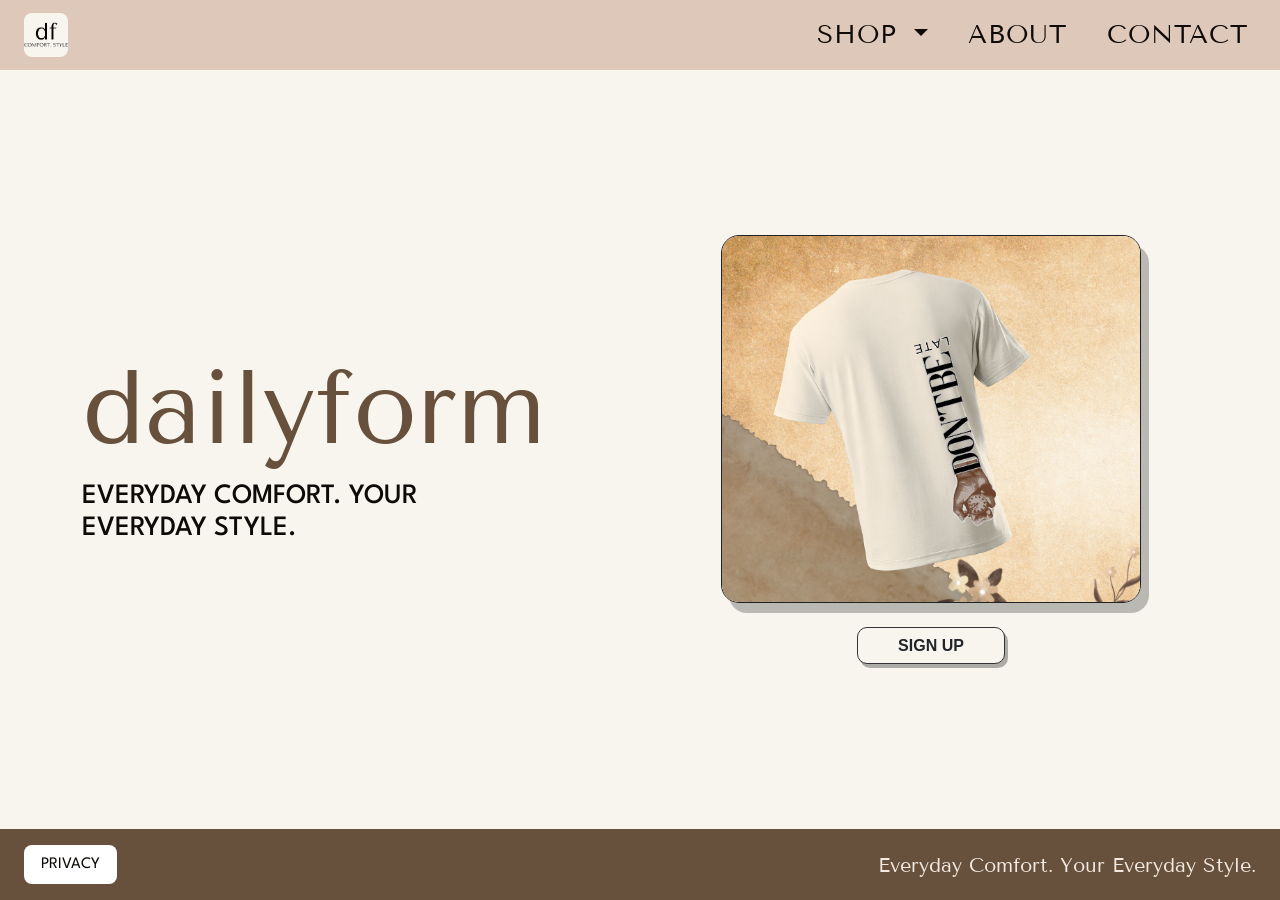
<file: dailyform/index.html>
<!DOCTYPE html>
<html lang="en">
<head>
  <meta charset="UTF-8">
  <meta name="viewport" content="width=device-width, initial-scale=1">
  <title>dailyform | Everyday Comfort. Your Everyday Style.</title>
  <meta name="description" content="dailyform offers everyday comfort and everyday style.">

  <!-- Bootstrap CSS (CDN) -->
  <link href="https://cdn.jsdelivr.net/npm/bootstrap@5.3.3/dist/css/bootstrap.min.css" rel="stylesheet">
  <link rel="preconnect" href="https://fonts.googleapis.com">
  <link rel="preconnect" href="https://fonts.gstatic.com" crossorigin>
  <link href="https://fonts.googleapis.com/css2?family=League+Spartan:wght@100..900&display=swap" rel="stylesheet">
  <link href="https://fonts.googleapis.com/css2?family=League+Spartan:wght@100..900&family=Tenor+Sans&display=swap" rel="stylesheet">
  <link rel="stylesheet" href="css/style.css">
</head>
<body class="d-flex flex-column min-vh-100">

<!-- HEADER / NAVBAR -->
<header>
    <nav class="navbar navbar-expand-md df-navbar" aria-label="Main navigation">

        <div class="container-fluid px-3 px-md-4">

            <!-- LOGO -->
            <a class="navbar-brand" href="index.html">
                <img src="images/logodf.png"
                     alt="Dailyform logo"
                     class="df-logo">
            </a>

            <!-- MOBILE TOGGLE -->
            <button class="navbar-toggler"
                    type="button"
                    data-bs-toggle="collapse"
                    data-bs-target="#mainNav"
                    aria-controls="mainNav"
                    aria-expanded="false"
                    aria-label="Toggle navigation">

                <span class="navbar-toggler-icon"></span>

            </button>

            <!-- NAVIGATION LINKS -->
            <div class="collapse navbar-collapse justify-content-end" id="mainNav">

                <ul class="navbar-nav gap-md-4">

                    <!-- SHOP DROPDOWN -->
                    <li class="nav-item dropdown">

                        <a class="nav-link dropdown-toggle df-nav-link"
                           href="#"
                           id="shopDropdown"
                           role="button"
                           data-bs-toggle="dropdown"
                           aria-expanded="false">

                            SHOP

                        </a>

                        <ul class="dropdown-menu" aria-labelledby="shopDropdown">

                            <li>
                                <a class="dropdown-item" href="productpage.html">
                                    Do Good Work Tee
                                </a>
                            </li>

                            <li>
                                <a class="dropdown-item" href="productpage2.html">
                                    Don't Be Late Tee
                                </a>
                            </li>

                            <li>
                                <a class="dropdown-item" href="productpage3.html">
                                    Everyday Comfort Tee
                                </a>
                            </li>

                        </ul>

                    </li>

                    <!-- ABOUT -->
                    <li class="nav-item">
                        <a class="nav-link df-nav-link" href="about.html">
                            ABOUT
                        </a>
                    </li>

                    <!-- CONTACT -->
                    <li class="nav-item">
                        <a class="nav-link df-nav-link" href="contact.html">
                            CONTACT
                        </a>
                    </li>

                </ul>

            </div>

        </div>
    </nav>
</header>


  <!--BULK CONTENT -->
  <main class="flex-grow-1 d-flex align-items-center py-5">
    <div class="container">
      <div class="row align-items-center g-5">

        <!-- BRAND NAME & TAGLINE -->
        <div class="col-lg-6 text-center text-lg-start">
          <h1 class="df-brand">dailyform</h1>
          <p class="df-tagline">Everyday comfort. Your everyday style.</p>
        </div>

        <!-- HERO BANNER  -->
        <div class="col-lg-6 text-center">
          <img src="images/homepagebanner.png"
               alt="Our DON'T BE LATE T-shirt design'"
               class="img-fluid df-hero-img">
          <div class="mt-4">
            <a href="signup.html" class="btn df-btn-signup">Sign Up</a>
          </div>
        </div>

      </div>
    </div>
  </main>

  <!--FOOTER -->
  <footer class="df-footer py-3">
    <div class="container-fluid px-3 px-md-4">
      <div class="row align-items-center gy-3 text-center text-md-start">
        <div class="col-md-6">
          <a href="privacy.html" class="btn df-btn-privacy">Privacy</a>
        </div>
        <div class="col-md-6 text-md-end">
          <p class="df-footer-text mb-0">Everyday Comfort. Your Everyday Style.</p>
        </div>
      </div>
    </div>
  </footer>

  <script src="https://cdn.jsdelivr.net/npm/bootstrap@5.3.3/dist/js/bootstrap.bundle.min.js"></script>
  <script src="js/main.js"></script>
</body>
</html>
</file>
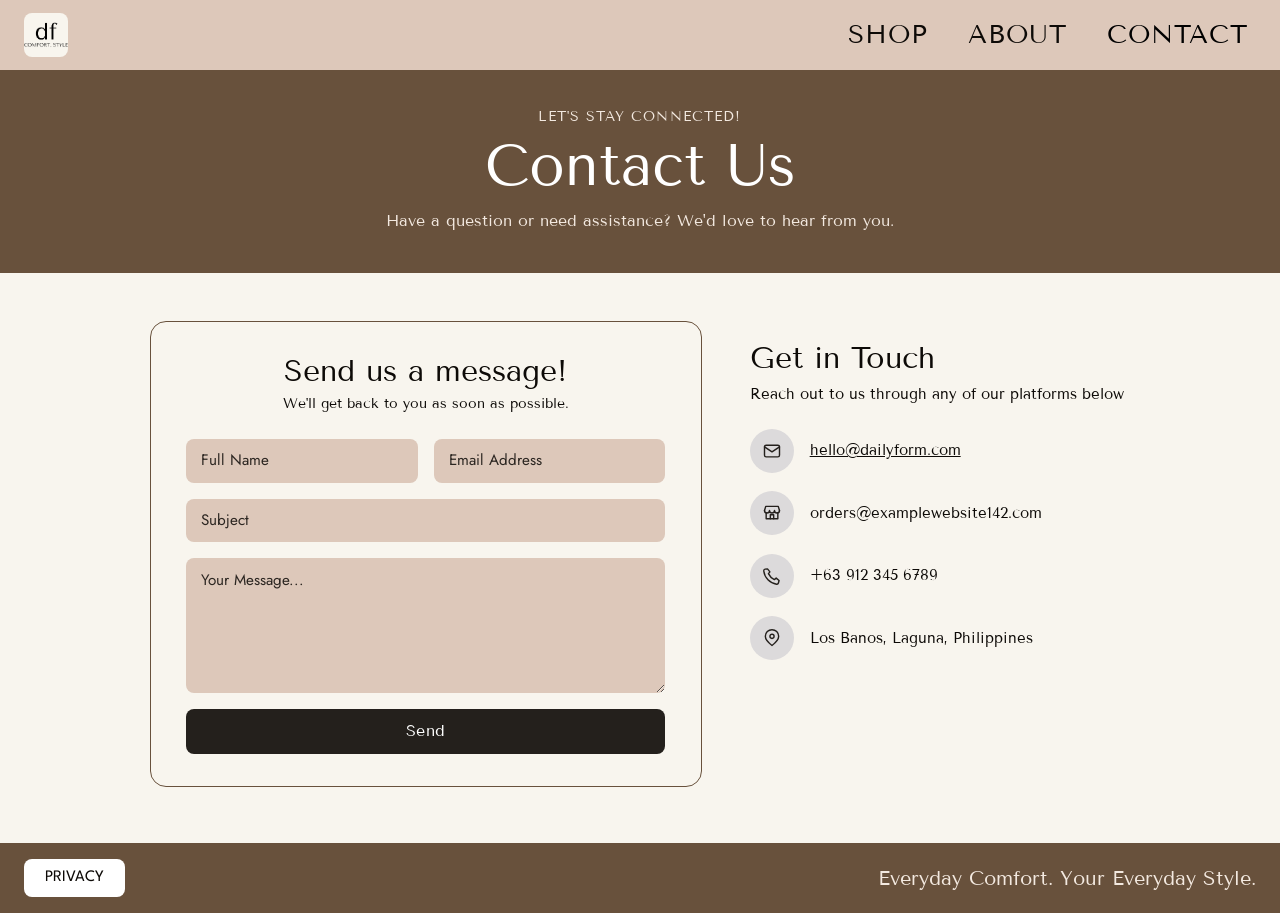
<file: dailyform/contact page.html>
<!DOCTYPE html>
<html lang="en">
<head>
  <meta charset="UTF-8">
  <meta name="viewport" content="width=device-width, initial-scale=1.0">
  <title>Contact Us | dailyform</title>
  <meta name="description" content="Get in touch with dailyform.">

  <!-- Bootstrap CSS -->
  <link href="https://cdn.jsdelivr.net/npm/bootstrap@5.3.3/dist/css/bootstrap.min.css" rel="stylesheet">

  <!-- Google Fonts -->
  <link rel="preconnect" href="https://fonts.googleapis.com">
  <link rel="preconnect" href="https://fonts.gstatic.com" crossorigin>
  <link href="https://fonts.googleapis.com/css2?family=Jost:wght@400;500&family=League+Spartan:wght@300;400;500;600;700&family=Tenor+Sans&display=swap" rel="stylesheet">

  <!-- Shared Group Stylesheet -->
  <link rel="stylesheet" href="css/style.css">

  <!-- Contact Page Styles + Fallbacks for Shared Navbar/Footer -->
  <style>
    :root {
      --df-nav-bg: #DDC8BA;
      --df-page-bg: #F8F5EE;
      --df-brown: #68513C;
      --df-text: #0D0A07;
      --df-btn-bg: #F8F5EE;
    }

    body {
      background-color: var(--df-page-bg);
      font-family: "Jost", sans-serif;
      color: var(--df-text);
    }

    /* Navbar fallback/consistency */
    .df-navbar {
      background-color: var(--df-nav-bg);
    }

    .df-logo {
      height: 44px;
      width: auto;
      border-radius: 8px;
    }

    .df-nav-link {
      font-family: "Tenor Sans", sans-serif;
      font-size: 1.6rem;
      letter-spacing: 1px;
      text-transform: uppercase;
      color: var(--df-text);
    }

    .df-nav-link:hover,
    .df-nav-link:focus,
    .df-nav-link.active {
      color: var(--df-brown);
    }

    /* Hero Banner */
    .contact-hero {
      background-color: var(--df-brown);
      color: var(--df-page-bg);
      padding: 2.25rem 1rem 2.5rem;
      text-align: center;
    }

    .contact-eyebrow {
      font-family: "Tenor Sans", sans-serif;
      font-size: 0.9rem;
      letter-spacing: 0.08em;
      text-transform: uppercase;
      margin-bottom: 0.35rem;
      color: #f3e9e0;
    }

    .contact-hero h1 {
      font-family: "Tenor Sans", sans-serif;
      font-size: clamp(2.4rem, 5vw, 3.6rem);
      font-weight: 400;
      line-height: 1.1;
      margin: 0;
      color: #fff;
    }

    .contact-intro {
      font-family: "Tenor Sans", sans-serif;
      max-width: 650px;
      margin: 0.75rem auto 0;
      font-size: 1rem;
      color: #f3e9e0;
    }

    /* Main Contact Section */
    .contact-section {
      background-color: var(--df-page-bg);
      padding: 3rem 1rem 3.5rem;
      flex: 1;
    }

    .contact-wrap {
      max-width: 980px;
      margin: 0 auto;
    }

    /* Left Card: Send us a message! */
    .contact-form-card {
      background-color: var(--df-page-bg);
      border: 1.5px solid var(--df-brown);
      border-radius: 16px;
      padding: 2rem 2.2rem;
    }

    .contact-form-title {
      font-family: "Tenor Sans", sans-serif;
      color: var(--df-text);
      font-size: 1.85rem;
      text-align: center;
      margin-bottom: 0.25rem;
    }

    .contact-form-subtitle {
      font-family: "Tenor Sans", sans-serif;
      color: var(--df-text);
      font-size: 0.9rem;
      text-align: center;
      margin-bottom: 1.5rem;
    }

    .contact-form-card .form-control {
      background-color: var(--df-nav-bg);
      border: none;
      border-radius: 8px;
      padding: 0.65rem 0.95rem;
      font-family: "Jost", sans-serif;
      font-size: 0.95rem;
      color: var(--df-text);
      box-shadow: none;
    }

    .contact-form-card .form-control::placeholder {
      color: var(--df-text);
      opacity: 0.85;
    }

    .contact-form-card .form-control:focus {
      background-color: #d4bcad;
      box-shadow: 0 0 0 2px var(--df-brown);
      color: var(--df-text);
    }

    .contact-submit {
      width: 100%;
      background-color: #24201C;
      color: #fff;
      border: none;
      border-radius: 8px;
      padding: 0.65rem 1.5rem;
      font-family: "Tenor Sans", sans-serif;
      font-size: 1rem;
      letter-spacing: 0.03em;
      transition: background-color 0.2s ease;
    }

    .contact-submit:hover {
      background-color: var(--df-brown);
      color: #fff;
    }

    /* Right Column: Get in Touch */
    .contact-info {
      padding-top: 1.25rem;
    }

    .contact-heading {
      font-family: "Tenor Sans", sans-serif;
      color: var(--df-text);
      font-size: 1.85rem;
      margin-bottom: 0.4rem;
    }

    .contact-copy {
      font-family: "Tenor Sans", sans-serif;
      color: var(--df-text);
      font-size: 0.95rem;
      line-height: 1.45;
      margin-bottom: 1.5rem;
    }

    .contact-info-item {
      display: flex;
      align-items: center;
      gap: 1rem;
      margin-bottom: 1.15rem;
    }

    .contact-icon {
      width: 44px;
      height: 44px;
      flex: 0 0 44px;
      display: grid;
      place-items: center;
      border-radius: 50%;
      background-color: #DCDADB;
      color: #24201C;
    }

    .contact-icon svg {
      width: 20px;
      height: 20px;
      fill: none;
      stroke: currentColor;
      stroke-width: 1.7;
      stroke-linecap: round;
      stroke-linejoin: round;
    }

    .contact-info-item p,
    .contact-info-item a {
      font-family: "Tenor Sans", sans-serif;
      font-size: 0.95rem;
      color: var(--df-text);
      margin: 0;
      overflow-wrap: anywhere;
    }

    .contact-info-item a {
      text-decoration: underline;
    }

    .contact-info-item a:hover {
      color: var(--df-brown);
    }

    /* Footer fallback/consistency */
    .df-footer {
      background-color: var(--df-brown);
      color: #f3e9e0;
    }

    .df-btn-privacy {
      background-color: #fff;
      color: var(--df-text);
      border-radius: 8px;
      font-family: "League Spartan", serif;
      text-transform: uppercase;
      padding: 0.4rem 1.25rem;
    }

    .df-btn-privacy:hover {
      background-color: var(--df-nav-bg);
    }

    .df-footer-text {
      font-family: "Tenor Sans", sans-serif;
      font-size: 1.25rem;
    }
  </style>
</head>

<body class="d-flex flex-column min-vh-100">

  <!-- HEADER / NAVBAR -->
  <header>
    <nav class="navbar navbar-expand-md df-navbar" aria-label="Main navigation">
      <div class="container-fluid px-3 px-md-4">
        <a class="navbar-brand" href="index.html">
          <img src="images/logodf.png" alt="dailyform logo: df, comfort. style." class="df-logo">
        </a>
        <button class="navbar-toggler" type="button" data-bs-toggle="collapse"
                data-bs-target="#mainNav" aria-controls="mainNav"
                aria-expanded="false" aria-label="Toggle navigation">
          <span class="navbar-toggler-icon"></span>
        </button>
        <div class="collapse navbar-collapse justify-content-end" id="mainNav">
          <ul class="navbar-nav gap-md-4">
            <li class="nav-item"><a class="nav-link df-nav-link" href="shop.html">Shop</a></li>
            <li class="nav-item"><a class="nav-link df-nav-link" href="about.html">About</a></li>
            <li class="nav-item"><a class="nav-link df-nav-link active" href="contact.html" aria-current="page">Contact</a></li>
          </ul>
        </div>
      </div>
    </nav>
  </header>

  <!-- MAIN CONTENT -->
  <main class="flex-grow-1 d-flex flex-column">
    <!-- HERO BANNER -->
    <section class="contact-hero">
      <p class="contact-eyebrow">LET'S STAY CONNECTED!</p>
      <h1>Contact Us</h1>
      <p class="contact-intro">
        Have a question or need assistance? We'd love to hear from you.
      </p>
    </section>

    <!-- FORM & CONTACT DETAILS -->
    <section class="contact-section">
      <div class="contact-wrap">
        <div class="row g-4 g-lg-5 align-items-start">

          <!-- LEFT: MESSAGE FORM CARD -->
          <div class="col-lg-7">
            <div class="contact-form-card">
              <h2 class="contact-form-title">Send us a message!</h2>
              <p class="contact-form-subtitle">We'll get back to you as soon as possible.</p>

              <form id="contactForm">
                <div class="row g-3 mb-3">
                  <div class="col-sm-6">
                    <label for="fullName" class="visually-hidden">Full Name</label>
                    <input type="text" class="form-control" id="fullName" name="name"
                           placeholder="Full Name" required>
                  </div>
                  <div class="col-sm-6">
                    <label for="emailAddress" class="visually-hidden">Email Address</label>
                    <input type="email" class="form-control" id="emailAddress" name="email"
                           placeholder="Email Address" required>
                  </div>
                </div>

                <div class="mb-3">
                  <label for="subject" class="visually-hidden">Subject</label>
                  <input type="text" class="form-control" id="subject" name="subject"
                         placeholder="Subject" required>
                </div>

                <div class="mb-3">
                  <label for="message" class="visually-hidden">Your Message</label>
                  <textarea class="form-control" id="message" name="message" rows="5"
                            placeholder="Your Message..." required></textarea>
                </div>

                <button type="submit" class="contact-submit">Send</button>
              </form>
            </div>
          </div>

          <!-- RIGHT: GET IN TOUCH -->
          <div class="col-lg-5">
            <div class="contact-info">
              <h2 class="contact-heading">Get in Touch</h2>
              <p class="contact-copy">
                Reach out to us through any of our platforms below
              </p>

              <div class="contact-info-item">
                <div class="contact-icon" aria-hidden="true">
                  <svg viewBox="0 0 24 24"><rect x="3" y="5" width="18" height="14" rx="2"></rect><path d="m3 7 9 6 9-6"></path></svg>
                </div>
                <p><a href="mailto:hello@dailyform.com">hello@dailyform.com</a></p>
              </div>

              <div class="contact-info-item">
                <div class="contact-icon" aria-hidden="true">
                  <svg viewBox="0 0 24 24"><path d="M3 9l1.5-5h15L21 9"></path><path d="M3 9a3 3 0 0 0 6 0 3 3 0 0 0 6 0 3 3 0 0 0 6 0"></path><path d="M5 12v7h14v-7"></path><path d="M10 19v-5h4v5"></path></svg>
                </div>
                <p>orders@examplewebsite142.com</p>
              </div>

              <div class="contact-info-item">
                <div class="contact-icon" aria-hidden="true">
                  <svg viewBox="0 0 24 24"><path d="M6.6 3.5 9.5 7l-1.8 2.2a15 15 0 0 0 7.1 7.1L17 14.5l3.5 2.9-.8 3a2 2 0 0 1-2.2 1.5A18.5 18.5 0 0 1 2.1 6a2 2 0 0 1 1.5-2.2z"></path></svg>
                </div>
                <p>+63 912 345 6789</p>
              </div>

              <div class="contact-info-item">
                <div class="contact-icon" aria-hidden="true">
                  <svg viewBox="0 0 24 24"><path d="M20 10c0 5-8 11-8 11S4 15 4 10a8 8 0 1 1 16 0Z"></path><circle cx="12" cy="10" r="2.5"></circle></svg>
                </div>
                <p>Los Banos, Laguna, Philippines</p>
              </div>
            </div>
          </div>

        </div>
      </div>
    </section>
  </main>

  <!-- FOOTER -->
  <footer class="df-footer py-3">
    <div class="container-fluid px-3 px-md-4">

      <div class="row align-items-center gy-3 text-center text-md-start">

        <div class="col-md-6">
          <a href="privacy.html" class="btn df-btn-privacy">
            Privacy
          </a>
        </div>

        <div class="col-md-6 text-md-end">
          <p class="df-footer-text mb-0">
            Everyday Comfort. Your Everyday Style.
          </p>
        </div>

      </div>

    </div>
  </footer>

  <script src="https://cdn.jsdelivr.net/npm/bootstrap@5.3.3/dist/js/bootstrap.bundle.min.js"></script>
  <script src="js/main.js"></script>
  <script>
    document.getElementById("contactForm").addEventListener("submit", function (event) {
      event.preventDefault();

      const name = document.getElementById("fullName").value.trim();
      const email = document.getElementById("emailAddress").value.trim();
      const subject = document.getElementById("subject").value.trim();
      const message = document.getElementById("message").value.trim();

      const body = `Name: ${name}\nEmail: ${email}\n\n${message}`;
      const mailto = `mailto:hello@dailyform.com?subject=${encodeURIComponent(subject)}&body=${encodeURIComponent(body)}`;

      window.location.href = mailto;
    });
  </script>
</body>
</html>
</file>
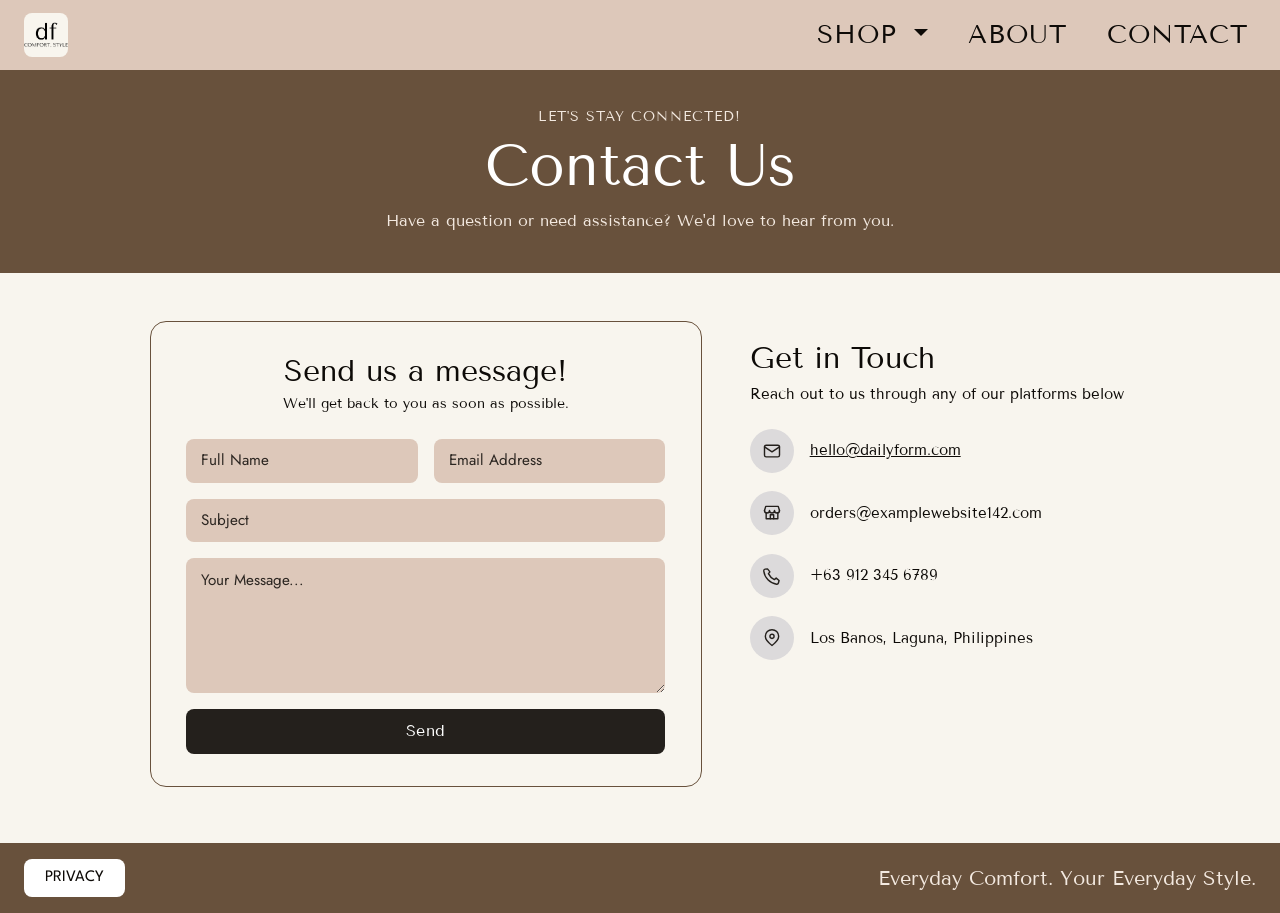
<file: dailyform/contact.html>
<!DOCTYPE html>
<html lang="en">
<head>
  <meta charset="UTF-8">
  <meta name="viewport" content="width=device-width, initial-scale=1.0">
  <title>Contact Us | dailyform</title>
  <meta name="description" content="Get in touch with dailyform.">

  <!-- Bootstrap CSS -->
  <link href="https://cdn.jsdelivr.net/npm/bootstrap@5.3.3/dist/css/bootstrap.min.css" rel="stylesheet">

  <!-- Google Fonts -->
  <link rel="preconnect" href="https://fonts.googleapis.com">
  <link rel="preconnect" href="https://fonts.gstatic.com" crossorigin>
  <link href="https://fonts.googleapis.com/css2?family=Jost:wght@400;500&family=League+Spartan:wght@300;400;500;600;700&family=Tenor+Sans&display=swap" rel="stylesheet">

  <!-- Shared Group Stylesheet -->
  <link rel="stylesheet" href="css/style.css">

  <!-- Contact Page Styles + Fallbacks for Shared Navbar/Footer -->
  <style>
    :root {
      --df-nav-bg: #DDC8BA;
      --df-page-bg: #F8F5EE;
      --df-brown: #68513C;
      --df-text: #0D0A07;
      --df-btn-bg: #F8F5EE;
    }

    body {
      background-color: var(--df-page-bg);
      font-family: "Jost", sans-serif;
      color: var(--df-text);
    }

    /* Navbar fallback/consistency */
    .df-navbar {
      background-color: var(--df-nav-bg);
    }

    .df-logo {
      height: 44px;
      width: auto;
      border-radius: 8px;
    }

    .df-nav-link {
      font-family: "Tenor Sans", sans-serif;
      font-size: 1.6rem;
      letter-spacing: 1px;
      text-transform: uppercase;
      color: var(--df-text);
    }

    .df-nav-link:hover,
    .df-nav-link:focus,
    .df-nav-link.active {
      color: var(--df-brown);
    }

    /* Hero Banner */
    .contact-hero {
      background-color: var(--df-brown);
      color: var(--df-page-bg);
      padding: 2.25rem 1rem 2.5rem;
      text-align: center;
    }

    .contact-eyebrow {
      font-family: "Tenor Sans", sans-serif;
      font-size: 0.9rem;
      letter-spacing: 0.08em;
      text-transform: uppercase;
      margin-bottom: 0.35rem;
      color: #f3e9e0;
    }

    .contact-hero h1 {
      font-family: "Tenor Sans", sans-serif;
      font-size: clamp(2.4rem, 5vw, 3.6rem);
      font-weight: 400;
      line-height: 1.1;
      margin: 0;
      color: #fff;
    }

    .contact-intro {
      font-family: "Tenor Sans", sans-serif;
      max-width: 650px;
      margin: 0.75rem auto 0;
      font-size: 1rem;
      color: #f3e9e0;
    }

    /* Main Contact Section */
    .contact-section {
      background-color: var(--df-page-bg);
      padding: 3rem 1rem 3.5rem;
      flex: 1;
    }

    .contact-wrap {
      max-width: 980px;
      margin: 0 auto;
    }

    /* Left Card: Send us a message! */
    .contact-form-card {
      background-color: var(--df-page-bg);
      border: 1.5px solid var(--df-brown);
      border-radius: 16px;
      padding: 2rem 2.2rem;
    }

    .contact-form-title {
      font-family: "Tenor Sans", sans-serif;
      color: var(--df-text);
      font-size: 1.85rem;
      text-align: center;
      margin-bottom: 0.25rem;
    }

    .contact-form-subtitle {
      font-family: "Tenor Sans", sans-serif;
      color: var(--df-text);
      font-size: 0.9rem;
      text-align: center;
      margin-bottom: 1.5rem;
    }

    .contact-form-card .form-control {
      background-color: var(--df-nav-bg);
      border: none;
      border-radius: 8px;
      padding: 0.65rem 0.95rem;
      font-family: "Jost", sans-serif;
      font-size: 0.95rem;
      color: var(--df-text);
      box-shadow: none;
    }

    .contact-form-card .form-control::placeholder {
      color: var(--df-text);
      opacity: 0.85;
    }

    .contact-form-card .form-control:focus {
      background-color: #d4bcad;
      box-shadow: 0 0 0 2px var(--df-brown);
      color: var(--df-text);
    }

    .contact-submit {
      width: 100%;
      background-color: #24201C;
      color: #fff;
      border: none;
      border-radius: 8px;
      padding: 0.65rem 1.5rem;
      font-family: "Tenor Sans", sans-serif;
      font-size: 1rem;
      letter-spacing: 0.03em;
      transition: background-color 0.2s ease;
    }

    .contact-submit:hover {
      background-color: var(--df-brown);
      color: #fff;
    }

    /* Right Column: Get in Touch */
    .contact-info {
      padding-top: 1.25rem;
    }

    .contact-heading {
      font-family: "Tenor Sans", sans-serif;
      color: var(--df-text);
      font-size: 1.85rem;
      margin-bottom: 0.4rem;
    }

    .contact-copy {
      font-family: "Tenor Sans", sans-serif;
      color: var(--df-text);
      font-size: 0.95rem;
      line-height: 1.45;
      margin-bottom: 1.5rem;
    }

    .contact-info-item {
      display: flex;
      align-items: center;
      gap: 1rem;
      margin-bottom: 1.15rem;
    }

    .contact-icon {
      width: 44px;
      height: 44px;
      flex: 0 0 44px;
      display: grid;
      place-items: center;
      border-radius: 50%;
      background-color: #DCDADB;
      color: #24201C;
    }

    .contact-icon svg {
      width: 20px;
      height: 20px;
      fill: none;
      stroke: currentColor;
      stroke-width: 1.7;
      stroke-linecap: round;
      stroke-linejoin: round;
    }

    .contact-info-item p,
    .contact-info-item a {
      font-family: "Tenor Sans", sans-serif;
      font-size: 0.95rem;
      color: var(--df-text);
      margin: 0;
      overflow-wrap: anywhere;
    }

    .contact-info-item a {
      text-decoration: underline;
    }

    .contact-info-item a:hover {
      color: var(--df-brown);
    }

    /* Footer fallback/consistency */
    .df-footer {
      background-color: var(--df-brown);
      color: #f3e9e0;
    }

    .df-btn-privacy {
      background-color: #fff;
      color: var(--df-text);
      border-radius: 8px;
      font-family: "League Spartan", serif;
      text-transform: uppercase;
      padding: 0.4rem 1.25rem;
    }

    .df-btn-privacy:hover {
      background-color: var(--df-nav-bg);
    }

    .df-footer-text {
      font-family: "Tenor Sans", sans-serif;
      font-size: 1.25rem;
    }
  </style>
</head>

<body class="d-flex flex-column min-vh-100">

<!-- HEADER/NAVBAR -->
<header>
    <nav class="navbar navbar-expand-md df-navbar" aria-label="Main navigation">

        <div class="container-fluid px-3 px-md-4">

            <!-- LOGO -->
            <a class="navbar-brand" href="index.html">
                <img src="images/logodf.png"
                     alt="Dailyform logo"
                     class="df-logo">
            </a>

            <!-- MOBILE TOGGLE -->
            <button class="navbar-toggler"
                    type="button"
                    data-bs-toggle="collapse"
                    data-bs-target="#mainNav"
                    aria-controls="mainNav"
                    aria-expanded="false"
                    aria-label="Toggle navigation">

                <span class="navbar-toggler-icon"></span>

            </button>

            <!-- NAVIGATION LINKS -->
            <div class="collapse navbar-collapse justify-content-end" id="mainNav">

                <ul class="navbar-nav gap-md-4">

                    <!-- SHOP DROPDOWN -->
                    <li class="nav-item dropdown">

                        <a class="nav-link dropdown-toggle df-nav-link"
                           href="#"
                           id="shopDropdown"
                           role="button"
                           data-bs-toggle="dropdown"
                           aria-expanded="false">

                            SHOP

                        </a>

                        <ul class="dropdown-menu" aria-labelledby="shopDropdown">

                            <li>
                                <a class="dropdown-item" href="productpage.html">
                                    Do Good Work Tee
                                </a>
                            </li>

                            <li>
                                <a class="dropdown-item" href="productpage2.html">
                                    Don't Be Late Tee
                                </a>
                            </li>

                            <li>
                                <a class="dropdown-item" href="productpage3.html">
                                    Everyday Comfort Tee
                                </a>
                            </li>

                        </ul>

                    </li>

                    <!-- ABOUT -->
                    <li class="nav-item">
                        <a class="nav-link df-nav-link" href="about.html">
                            ABOUT
                        </a>
                    </li>

                    <!-- CONTACT -->
                    <li class="nav-item">
                        <a class="nav-link df-nav-link" href="contact.html">
                            CONTACT
                        </a>
                    </li>

                </ul>

            </div>

        </div>
    </nav>
</header>


  <!-- MAIN CONTENT -->
  <main class="flex-grow-1 d-flex flex-column">
    <!-- HERO BANNER -->
    <section class="contact-hero">
      <p class="contact-eyebrow">LET'S STAY CONNECTED!</p>
      <h1>Contact Us</h1>
      <p class="contact-intro">
        Have a question or need assistance? We'd love to hear from you.
      </p>
    </section>

    <!-- FORM & CONTACT DETAILS -->
    <section class="contact-section">
      <div class="contact-wrap">
        <div class="row g-4 g-lg-5 align-items-start">

          <!-- LEFT: MESSAGE FORM CARD -->
          <div class="col-lg-7">
            <div class="contact-form-card">
              <h2 class="contact-form-title">Send us a message!</h2>
              <p class="contact-form-subtitle">We'll get back to you as soon as possible.</p>

              <form id="contactForm">
                <div class="row g-3 mb-3">
                  <div class="col-sm-6">
                    <label for="fullName" class="visually-hidden">Full Name</label>
                    <input type="text" class="form-control" id="fullName" name="name"
                           placeholder="Full Name" required>
                  </div>
                  <div class="col-sm-6">
                    <label for="emailAddress" class="visually-hidden">Email Address</label>
                    <input type="email" class="form-control" id="emailAddress" name="email"
                           placeholder="Email Address" required>
                  </div>
                </div>

                <div class="mb-3">
                  <label for="subject" class="visually-hidden">Subject</label>
                  <input type="text" class="form-control" id="subject" name="subject"
                         placeholder="Subject" required>
                </div>

                <div class="mb-3">
                  <label for="message" class="visually-hidden">Your Message</label>
                  <textarea class="form-control" id="message" name="message" rows="5"
                            placeholder="Your Message..." required></textarea>
                </div>

                <button type="submit" class="contact-submit">Send</button>
              </form>
            </div>
          </div>

          <!-- RIGHT: GET IN TOUCH -->
          <div class="col-lg-5">
            <div class="contact-info">
              <h2 class="contact-heading">Get in Touch</h2>
              <p class="contact-copy">
                Reach out to us through any of our platforms below
              </p>

              <div class="contact-info-item">
                <div class="contact-icon" aria-hidden="true">
                  <svg viewBox="0 0 24 24"><rect x="3" y="5" width="18" height="14" rx="2"></rect><path d="m3 7 9 6 9-6"></path></svg>
                </div>
                <p><a href="mailto:hello@dailyform.com">hello@dailyform.com</a></p>
              </div>

              <div class="contact-info-item">
                <div class="contact-icon" aria-hidden="true">
                  <svg viewBox="0 0 24 24"><path d="M3 9l1.5-5h15L21 9"></path><path d="M3 9a3 3 0 0 0 6 0 3 3 0 0 0 6 0 3 3 0 0 0 6 0"></path><path d="M5 12v7h14v-7"></path><path d="M10 19v-5h4v5"></path></svg>
                </div>
                <p>orders@examplewebsite142.com</p>
              </div>

              <div class="contact-info-item">
                <div class="contact-icon" aria-hidden="true">
                  <svg viewBox="0 0 24 24"><path d="M6.6 3.5 9.5 7l-1.8 2.2a15 15 0 0 0 7.1 7.1L17 14.5l3.5 2.9-.8 3a2 2 0 0 1-2.2 1.5A18.5 18.5 0 0 1 2.1 6a2 2 0 0 1 1.5-2.2z"></path></svg>
                </div>
                <p>+63 912 345 6789</p>
              </div>

              <div class="contact-info-item">
                <div class="contact-icon" aria-hidden="true">
                  <svg viewBox="0 0 24 24"><path d="M20 10c0 5-8 11-8 11S4 15 4 10a8 8 0 1 1 16 0Z"></path><circle cx="12" cy="10" r="2.5"></circle></svg>
                </div>
                <p>Los Banos, Laguna, Philippines</p>
              </div>
            </div>
          </div>

        </div>
      </div>
    </section>
  </main>

  <!-- FOOTER -->
  <footer class="df-footer py-3">
    <div class="container-fluid px-3 px-md-4">

      <div class="row align-items-center gy-3 text-center text-md-start">

        <div class="col-md-6">
          <a href="privacy.html" class="btn df-btn-privacy">
            Privacy
          </a>
        </div>

        <div class="col-md-6 text-md-end">
          <p class="df-footer-text mb-0">
            Everyday Comfort. Your Everyday Style.
          </p>
        </div>

      </div>

    </div>
  </footer>

  <script src="https://cdn.jsdelivr.net/npm/bootstrap@5.3.3/dist/js/bootstrap.bundle.min.js"></script>
  <script src="js/main.js"></script>
</body>
</html>
</file>
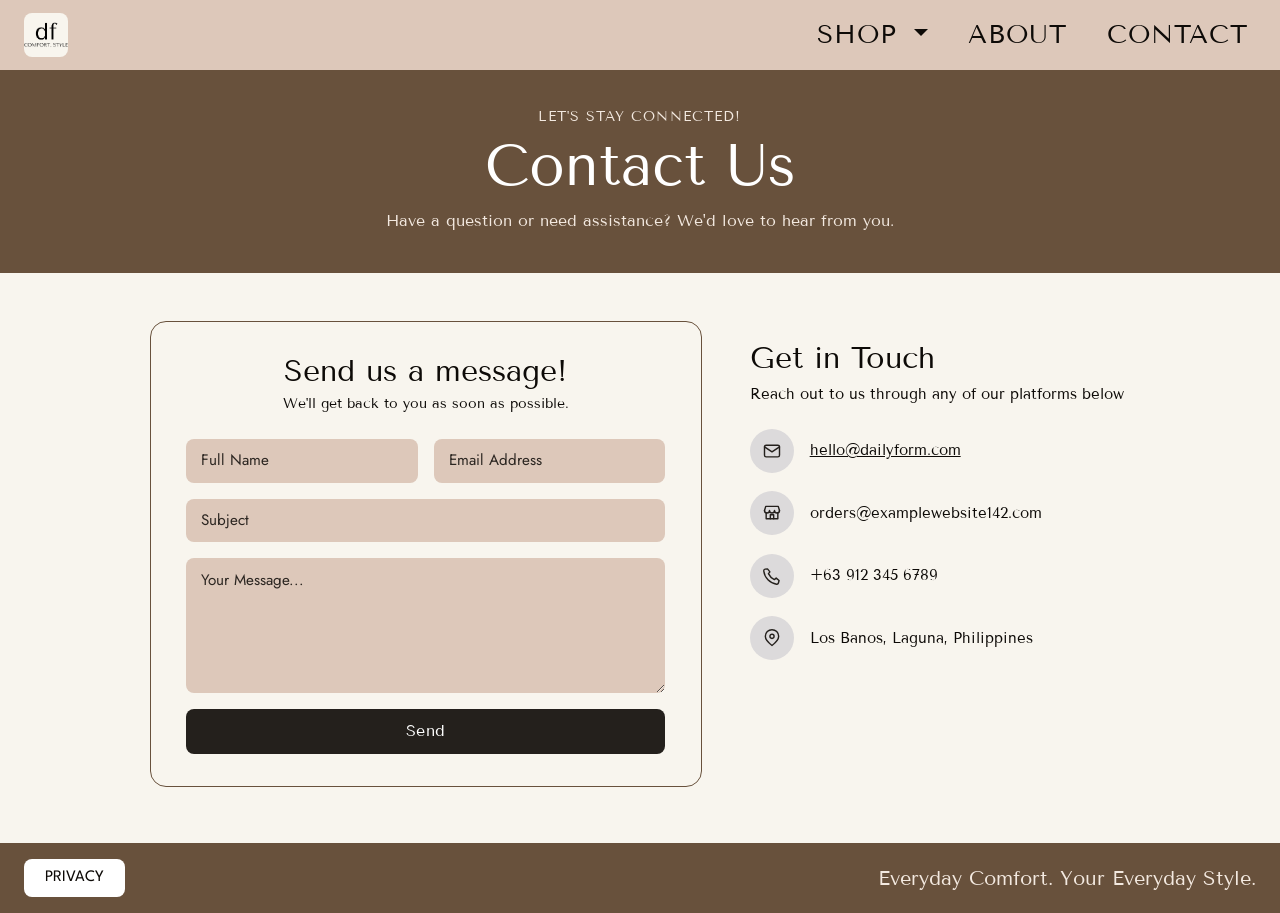
<file: dailyform/final contact us page.html>
<!DOCTYPE html>
<html lang="en">
<head>
  <meta charset="UTF-8">
  <meta name="viewport" content="width=device-width, initial-scale=1.0">
  <title>Contact Us | dailyform</title>
  <meta name="description" content="Get in touch with dailyform.">

  <!-- Bootstrap CSS -->
  <link href="https://cdn.jsdelivr.net/npm/bootstrap@5.3.3/dist/css/bootstrap.min.css" rel="stylesheet">

  <!-- Google Fonts -->
  <link rel="preconnect" href="https://fonts.googleapis.com">
  <link rel="preconnect" href="https://fonts.gstatic.com" crossorigin>
  <link href="https://fonts.googleapis.com/css2?family=Jost:wght@400;500&family=League+Spartan:wght@300;400;500;600;700&family=Tenor+Sans&display=swap" rel="stylesheet">

  <!-- Shared Group Stylesheet -->
  <link rel="stylesheet" href="css/style.css">

  <!-- Contact Page Styles + Fallbacks for Shared Navbar/Footer -->
  <style>
    :root {
      --df-nav-bg: #DDC8BA;
      --df-page-bg: #F8F5EE;
      --df-brown: #68513C;
      --df-text: #0D0A07;
      --df-btn-bg: #F8F5EE;
    }

    body {
      background-color: var(--df-page-bg);
      font-family: "Jost", sans-serif;
      color: var(--df-text);
    }

    /* Navbar fallback/consistency */
    .df-navbar {
      background-color: var(--df-nav-bg);
    }

    .df-logo {
      height: 44px;
      width: auto;
      border-radius: 8px;
    }

    .df-nav-link {
      font-family: "Tenor Sans", sans-serif;
      font-size: 1.6rem;
      letter-spacing: 1px;
      text-transform: uppercase;
      color: var(--df-text);
    }

    .df-nav-link:hover,
    .df-nav-link:focus,
    .df-nav-link.active {
      color: var(--df-brown);
    }

    /* Hero Banner */
    .contact-hero {
      background-color: var(--df-brown);
      color: var(--df-page-bg);
      padding: 2.25rem 1rem 2.5rem;
      text-align: center;
    }

    .contact-eyebrow {
      font-family: "Tenor Sans", sans-serif;
      font-size: 0.9rem;
      letter-spacing: 0.08em;
      text-transform: uppercase;
      margin-bottom: 0.35rem;
      color: #f3e9e0;
    }

    .contact-hero h1 {
      font-family: "Tenor Sans", sans-serif;
      font-size: clamp(2.4rem, 5vw, 3.6rem);
      font-weight: 400;
      line-height: 1.1;
      margin: 0;
      color: #fff;
    }

    .contact-intro {
      font-family: "Tenor Sans", sans-serif;
      max-width: 650px;
      margin: 0.75rem auto 0;
      font-size: 1rem;
      color: #f3e9e0;
    }

    /* Main Contact Section */
    .contact-section {
      background-color: var(--df-page-bg);
      padding: 3rem 1rem 3.5rem;
      flex: 1;
    }

    .contact-wrap {
      max-width: 980px;
      margin: 0 auto;
    }

    /* Left Card: Send us a message! */
    .contact-form-card {
      background-color: var(--df-page-bg);
      border: 1.5px solid var(--df-brown);
      border-radius: 16px;
      padding: 2rem 2.2rem;
    }

    .contact-form-title {
      font-family: "Tenor Sans", sans-serif;
      color: var(--df-text);
      font-size: 1.85rem;
      text-align: center;
      margin-bottom: 0.25rem;
    }

    .contact-form-subtitle {
      font-family: "Tenor Sans", sans-serif;
      color: var(--df-text);
      font-size: 0.9rem;
      text-align: center;
      margin-bottom: 1.5rem;
    }

    .contact-form-card .form-control {
      background-color: var(--df-nav-bg);
      border: none;
      border-radius: 8px;
      padding: 0.65rem 0.95rem;
      font-family: "Jost", sans-serif;
      font-size: 0.95rem;
      color: var(--df-text);
      box-shadow: none;
    }

    .contact-form-card .form-control::placeholder {
      color: var(--df-text);
      opacity: 0.85;
    }

    .contact-form-card .form-control:focus {
      background-color: #d4bcad;
      box-shadow: 0 0 0 2px var(--df-brown);
      color: var(--df-text);
    }

    .contact-submit {
      width: 100%;
      background-color: #24201C;
      color: #fff;
      border: none;
      border-radius: 8px;
      padding: 0.65rem 1.5rem;
      font-family: "Tenor Sans", sans-serif;
      font-size: 1rem;
      letter-spacing: 0.03em;
      transition: background-color 0.2s ease;
    }

    .contact-submit:hover {
      background-color: var(--df-brown);
      color: #fff;
    }

    /* Right Column: Get in Touch */
    .contact-info {
      padding-top: 1.25rem;
    }

    .contact-heading {
      font-family: "Tenor Sans", sans-serif;
      color: var(--df-text);
      font-size: 1.85rem;
      margin-bottom: 0.4rem;
    }

    .contact-copy {
      font-family: "Tenor Sans", sans-serif;
      color: var(--df-text);
      font-size: 0.95rem;
      line-height: 1.45;
      margin-bottom: 1.5rem;
    }

    .contact-info-item {
      display: flex;
      align-items: center;
      gap: 1rem;
      margin-bottom: 1.15rem;
    }

    .contact-icon {
      width: 44px;
      height: 44px;
      flex: 0 0 44px;
      display: grid;
      place-items: center;
      border-radius: 50%;
      background-color: #DCDADB;
      color: #24201C;
    }

    .contact-icon svg {
      width: 20px;
      height: 20px;
      fill: none;
      stroke: currentColor;
      stroke-width: 1.7;
      stroke-linecap: round;
      stroke-linejoin: round;
    }

    .contact-info-item p,
    .contact-info-item a {
      font-family: "Tenor Sans", sans-serif;
      font-size: 0.95rem;
      color: var(--df-text);
      margin: 0;
      overflow-wrap: anywhere;
    }

    .contact-info-item a {
      text-decoration: underline;
    }

    .contact-info-item a:hover {
      color: var(--df-brown);
    }

    /* Footer fallback/consistency */
    .df-footer {
      background-color: var(--df-brown);
      color: #f3e9e0;
    }

    .df-btn-privacy {
      background-color: #fff;
      color: var(--df-text);
      border-radius: 8px;
      font-family: "League Spartan", serif;
      text-transform: uppercase;
      padding: 0.4rem 1.25rem;
    }

    .df-btn-privacy:hover {
      background-color: var(--df-nav-bg);
    }

    .df-footer-text {
      font-family: "Tenor Sans", sans-serif;
      font-size: 1.25rem;
    }
  </style>
</head>

<body class="d-flex flex-column min-vh-100">

<!-- HEADER/NAVBAR -->
<header>
    <nav class="navbar navbar-expand-md df-navbar" aria-label="Main navigation">

        <div class="container-fluid px-3 px-md-4">

            <!-- LOGO -->
            <a class="navbar-brand" href="index.html">
                <img src="images/logodf.png"
                     alt="Dailyform logo"
                     class="df-logo">
            </a>

            <!-- MOBILE TOGGLE -->
            <button class="navbar-toggler"
                    type="button"
                    data-bs-toggle="collapse"
                    data-bs-target="#mainNav"
                    aria-controls="mainNav"
                    aria-expanded="false"
                    aria-label="Toggle navigation">

                <span class="navbar-toggler-icon"></span>

            </button>

            <!-- NAVIGATION LINKS -->
            <div class="collapse navbar-collapse justify-content-end" id="mainNav">

                <ul class="navbar-nav gap-md-4">

                    <!-- SHOP DROPDOWN -->
                    <li class="nav-item dropdown">

                        <a class="nav-link dropdown-toggle df-nav-link"
                           href="#"
                           id="shopDropdown"
                           role="button"
                           data-bs-toggle="dropdown"
                           aria-expanded="false">

                            SHOP

                        </a>

                        <ul class="dropdown-menu" aria-labelledby="shopDropdown">

                            <li>
                                <a class="dropdown-item" href="productpage.html">
                                    Do Good Work Tee
                                </a>
                            </li>

                            <li>
                                <a class="dropdown-item" href="productpage2.html">
                                    Don't Be Late Tee
                                </a>
                            </li>

                            <li>
                                <a class="dropdown-item" href="productpage3.html">
                                    Everyday Comfort Tee
                                </a>
                            </li>

                        </ul>

                    </li>

                    <!-- ABOUT -->
                    <li class="nav-item">
                        <a class="nav-link df-nav-link" href="about.html">
                            ABOUT
                        </a>
                    </li>

                    <!-- CONTACT -->
                    <li class="nav-item">
                        <a class="nav-link df-nav-link" href="contact.html">
                            CONTACT
                        </a>
                    </li>

                </ul>

            </div>

        </div>
    </nav>
</header>


  <!-- MAIN CONTENT -->
  <main class="flex-grow-1 d-flex flex-column">
    <!-- HERO BANNER -->
    <section class="contact-hero">
      <p class="contact-eyebrow">LET'S STAY CONNECTED!</p>
      <h1>Contact Us</h1>
      <p class="contact-intro">
        Have a question or need assistance? We'd love to hear from you.
      </p>
    </section>

    <!-- FORM & CONTACT DETAILS -->
    <section class="contact-section">
      <div class="contact-wrap">
        <div class="row g-4 g-lg-5 align-items-start">

          <!-- LEFT: MESSAGE FORM CARD -->
          <div class="col-lg-7">
            <div class="contact-form-card">
              <h2 class="contact-form-title">Send us a message!</h2>
              <p class="contact-form-subtitle">We'll get back to you as soon as possible.</p>

              <form id="contactForm">
                <div class="row g-3 mb-3">
                  <div class="col-sm-6">
                    <label for="fullName" class="visually-hidden">Full Name</label>
                    <input type="text" class="form-control" id="fullName" name="name"
                           placeholder="Full Name" required>
                  </div>
                  <div class="col-sm-6">
                    <label for="emailAddress" class="visually-hidden">Email Address</label>
                    <input type="email" class="form-control" id="emailAddress" name="email"
                           placeholder="Email Address" required>
                  </div>
                </div>

                <div class="mb-3">
                  <label for="subject" class="visually-hidden">Subject</label>
                  <input type="text" class="form-control" id="subject" name="subject"
                         placeholder="Subject" required>
                </div>

                <div class="mb-3">
                  <label for="message" class="visually-hidden">Your Message</label>
                  <textarea class="form-control" id="message" name="message" rows="5"
                            placeholder="Your Message..." required></textarea>
                </div>

                <button type="submit" class="contact-submit">Send</button>
              </form>
            </div>
          </div>

          <!-- RIGHT: GET IN TOUCH -->
          <div class="col-lg-5">
            <div class="contact-info">
              <h2 class="contact-heading">Get in Touch</h2>
              <p class="contact-copy">
                Reach out to us through any of our platforms below
              </p>

              <div class="contact-info-item">
                <div class="contact-icon" aria-hidden="true">
                  <svg viewBox="0 0 24 24"><rect x="3" y="5" width="18" height="14" rx="2"></rect><path d="m3 7 9 6 9-6"></path></svg>
                </div>
                <p><a href="mailto:hello@dailyform.com">hello@dailyform.com</a></p>
              </div>

              <div class="contact-info-item">
                <div class="contact-icon" aria-hidden="true">
                  <svg viewBox="0 0 24 24"><path d="M3 9l1.5-5h15L21 9"></path><path d="M3 9a3 3 0 0 0 6 0 3 3 0 0 0 6 0 3 3 0 0 0 6 0"></path><path d="M5 12v7h14v-7"></path><path d="M10 19v-5h4v5"></path></svg>
                </div>
                <p>orders@examplewebsite142.com</p>
              </div>

              <div class="contact-info-item">
                <div class="contact-icon" aria-hidden="true">
                  <svg viewBox="0 0 24 24"><path d="M6.6 3.5 9.5 7l-1.8 2.2a15 15 0 0 0 7.1 7.1L17 14.5l3.5 2.9-.8 3a2 2 0 0 1-2.2 1.5A18.5 18.5 0 0 1 2.1 6a2 2 0 0 1 1.5-2.2z"></path></svg>
                </div>
                <p>+63 912 345 6789</p>
              </div>

              <div class="contact-info-item">
                <div class="contact-icon" aria-hidden="true">
                  <svg viewBox="0 0 24 24"><path d="M20 10c0 5-8 11-8 11S4 15 4 10a8 8 0 1 1 16 0Z"></path><circle cx="12" cy="10" r="2.5"></circle></svg>
                </div>
                <p>Los Banos, Laguna, Philippines</p>
              </div>
            </div>
          </div>

        </div>
      </div>
    </section>
  </main>

  <!-- FOOTER -->
  <footer class="df-footer py-3">
    <div class="container-fluid px-3 px-md-4">

      <div class="row align-items-center gy-3 text-center text-md-start">

        <div class="col-md-6">
          <a href="privacy.html" class="btn df-btn-privacy">
            Privacy
          </a>
        </div>

        <div class="col-md-6 text-md-end">
          <p class="df-footer-text mb-0">
            Everyday Comfort. Your Everyday Style.
          </p>
        </div>

      </div>

    </div>
  </footer>

  <script src="https://cdn.jsdelivr.net/npm/bootstrap@5.3.3/dist/js/bootstrap.bundle.min.js"></script>
  <script src="js/main.js"></script>
  <script>
    document.getElementById("contactForm").addEventListener("submit", function (event) {
      event.preventDefault();

      const name = document.getElementById("fullName").value.trim();
      const email = document.getElementById("emailAddress").value.trim();
      const subject = document.getElementById("subject").value.trim();
      const message = document.getElementById("message").value.trim();

      const body = `Name: ${name}\nEmail: ${email}\n\n${message}`;
      const mailto = `mailto:hello@examplewebsite142.com?subject=${encodeURIComponent(subject)}&body=${encodeURIComponent(body)}`;

      window.location.href = mailto;
    });
  </script>
</body>
</html>
</file>
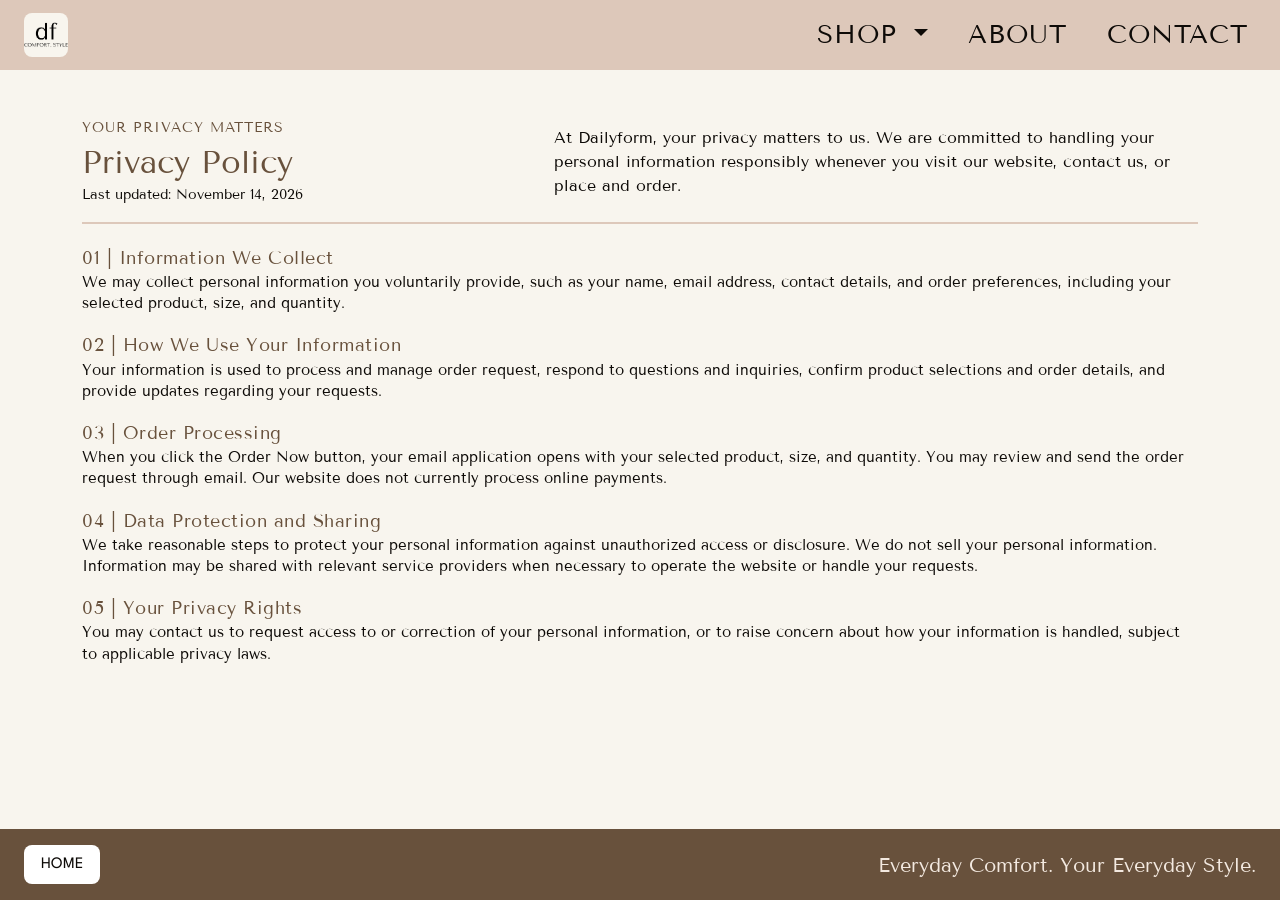
<file: dailyform/privacy.html>
<!DOCTYPE html>
<html lang="en">
<head>
	<meta charset="UTF-8">
	<meta name="viewport" content="width=device-width, initial-scale=1">
	
	<title>Privacy Policy | Dailyform</title>
	<meta name="description" content="Learn how Dailyform collects, uses, and protects your personal information.">
	
	<!-- Bootstrap CSS -->
	<link href="https://cdn.jsdelivr.net/npm/bootstrap@5.3.3/dist/css/bootstrap.min.css" rel="stylesheet">
	
	<!-- Google Fonts -->
	<link rel="preconnect" href="https://fonts.googleapis.com">
	<link rel="preconnect" href="https://fonts.gstatic.com" crossorigin>
	<link href="https://fonts.googleapis.com/css2?family=League+Spartan:wght@100..900&family=Tenor+Sans&display=swap" rel="stylesheet">
	
	<!-- Custom CSS -->
	<link rel="stylesheet" href="css/style.css">
</head>

<body class="d-flex flex-column min-vh-100">

<!-- HEADER / NAVBAR -->
<header>
    <nav class="navbar navbar-expand-md df-navbar" aria-label="Main navigation">

        <div class="container-fluid px-3 px-md-4">

            <!-- LOGO -->
            <a class="navbar-brand" href="index.html">
                <img src="images/logodf.png"
                     alt="Dailyform logo"
                     class="df-logo">
            </a>

            <!-- MOBILE TOGGLE -->
            <button class="navbar-toggler"
                    type="button"
                    data-bs-toggle="collapse"
                    data-bs-target="#mainNav"
                    aria-controls="mainNav"
                    aria-expanded="false"
                    aria-label="Toggle navigation">

                <span class="navbar-toggler-icon"></span>

            </button>

            <!-- NAVIGATION LINKS -->
            <div class="collapse navbar-collapse justify-content-end" id="mainNav">

                <ul class="navbar-nav gap-md-4">

                    <!-- SHOP DROPDOWN -->
                    <li class="nav-item dropdown">

                        <a class="nav-link dropdown-toggle df-nav-link"
                           href="#"
                           id="shopDropdown"
                           role="button"
                           data-bs-toggle="dropdown"
                           aria-expanded="false">

                            SHOP

                        </a>

                        <ul class="dropdown-menu" aria-labelledby="shopDropdown">

                            <li>
                                <a class="dropdown-item" href="productpage.html">
                                    Do Good Work Tee
                                </a>
                            </li>

                            <li>
                                <a class="dropdown-item" href="productpage2.html">
                                    Don't Be Late Tee
                                </a>
                            </li>

                            <li>
                                <a class="dropdown-item" href="productpage3.html">
                                    Everyday Comfort Tee
                                </a>
                            </li>

                        </ul>

                    </li>

                    <!-- ABOUT -->
                    <li class="nav-item">
                        <a class="nav-link df-nav-link" href="about.html">
                            ABOUT
                        </a>
                    </li>

                    <!-- CONTACT -->
                    <li class="nav-item">
                        <a class="nav-link df-nav-link" href="contact.html">
                            CONTACT
                        </a>
                    </li>

                </ul>

            </div>

        </div>
    </nav>
</header>

	
	<!-- MAIN CONTENT -->
	<main class="flex-grow-1 py-4 py-md-5">
	
		<div class="container privact-container">
		
			<!-- PAGE INTRODUCTION -->
			<section class="privacy-intro mb-4">
				<div class="row align-items-center g-3">
				
					<div class="col-md-5">
						<p class="privacy-eyebrow mb-1">YOUR PRIVACY MATTERS</p>
						<h1 class="privacy-title mb-1">Privacy Policy</h1>
						<p class="privacy-date mb-0">
							Last updated: November 14, 2026
						</p>
					</div>
					
					<div class="col-md-7">
						<p class="privacy-description mb-0">
							At Dailyform, your privacy matters to us. We are
							committed to handling your personal information
							responsibly whenever you visit our website,
							contact us, or place and order.
						</p>
					</div>
					
				</div>
			</section>
			
			<!-- PRIVACY POLICY SECTIONS -->
			<section class="privacy-content" aria-label="Privacy policy details">
			
				<article class="privacy-section">
					<h2>01 | Information We Collect</h2>
					<p>
						We may collect personal information you voluntarily
						provide, such as your name, email address, contact
						details, and order preferences, including your
						selected product, size, and quantity. 
					</p>
				</article>
			
				<article class="privacy-section">
					<h2>02 | How We Use Your Information</h2>
					<p>
						Your information is used to process and manage
						order request, respond to questions and inquiries,
						confirm product selections and order details, and
						provide updates regarding your requests.
					</p>
				</article>
				
				<article class="privacy-section">
					<h2>03 | Order Processing</h2>
					<p>
						When you click the Order Now button, your email
						application opens with your selected product, size,
						and quantity. You may review and send the order
						request through email. Our website does not
						currently process online payments.
					</p>
				</article>
				
				<article class="privacy-section">
					<h2>04 | Data Protection and Sharing</h2>
					<p>
						We take reasonable steps to protect your personal
						information against unauthorized access or
						disclosure. We do not sell your personal information.
						Information may be shared with relevant service
						providers when necessary to operate the website or
						handle your requests.
					</p>
				</article>
				
				<article class="privacy-section">
					<h2>05 | Your Privacy Rights</h2>
					<p>
						You may contact us to request access to or correction
						of your personal information, or to raise concern
						about how your information is handled, subject to
						applicable privacy laws.
					</p>
				</article>
			
			</section>
		
		</div>
	</main>
	
	<!-- FOOTER -->
	<footer class="df-footer py-3">
		<div class="container-fluid px-3 px-md-4">
		
			<div class="row align-items-center gy-3 text-center text-md-start">
			
				<div class="col-md-6">
					<a href="index.html" class="btn df-btn-privacy">
						Home
					</a>
				</div>
				
				<div class="col-md-6 text-md-end">
					<p class="df-footer-text mb-0">
						Everyday Comfort. Your Everyday Style.
					</p>
				</div>
				
			</div>
		
		</div>
	</footer>
	
	<!-- Bootstrap JavaScript -->
	<script src="https://cdn.jsdelivr.net/npm/bootstrap@5.3.3/dist/js/bootstrap.bundle.min.js"></script>

</body>
</html>
</file>
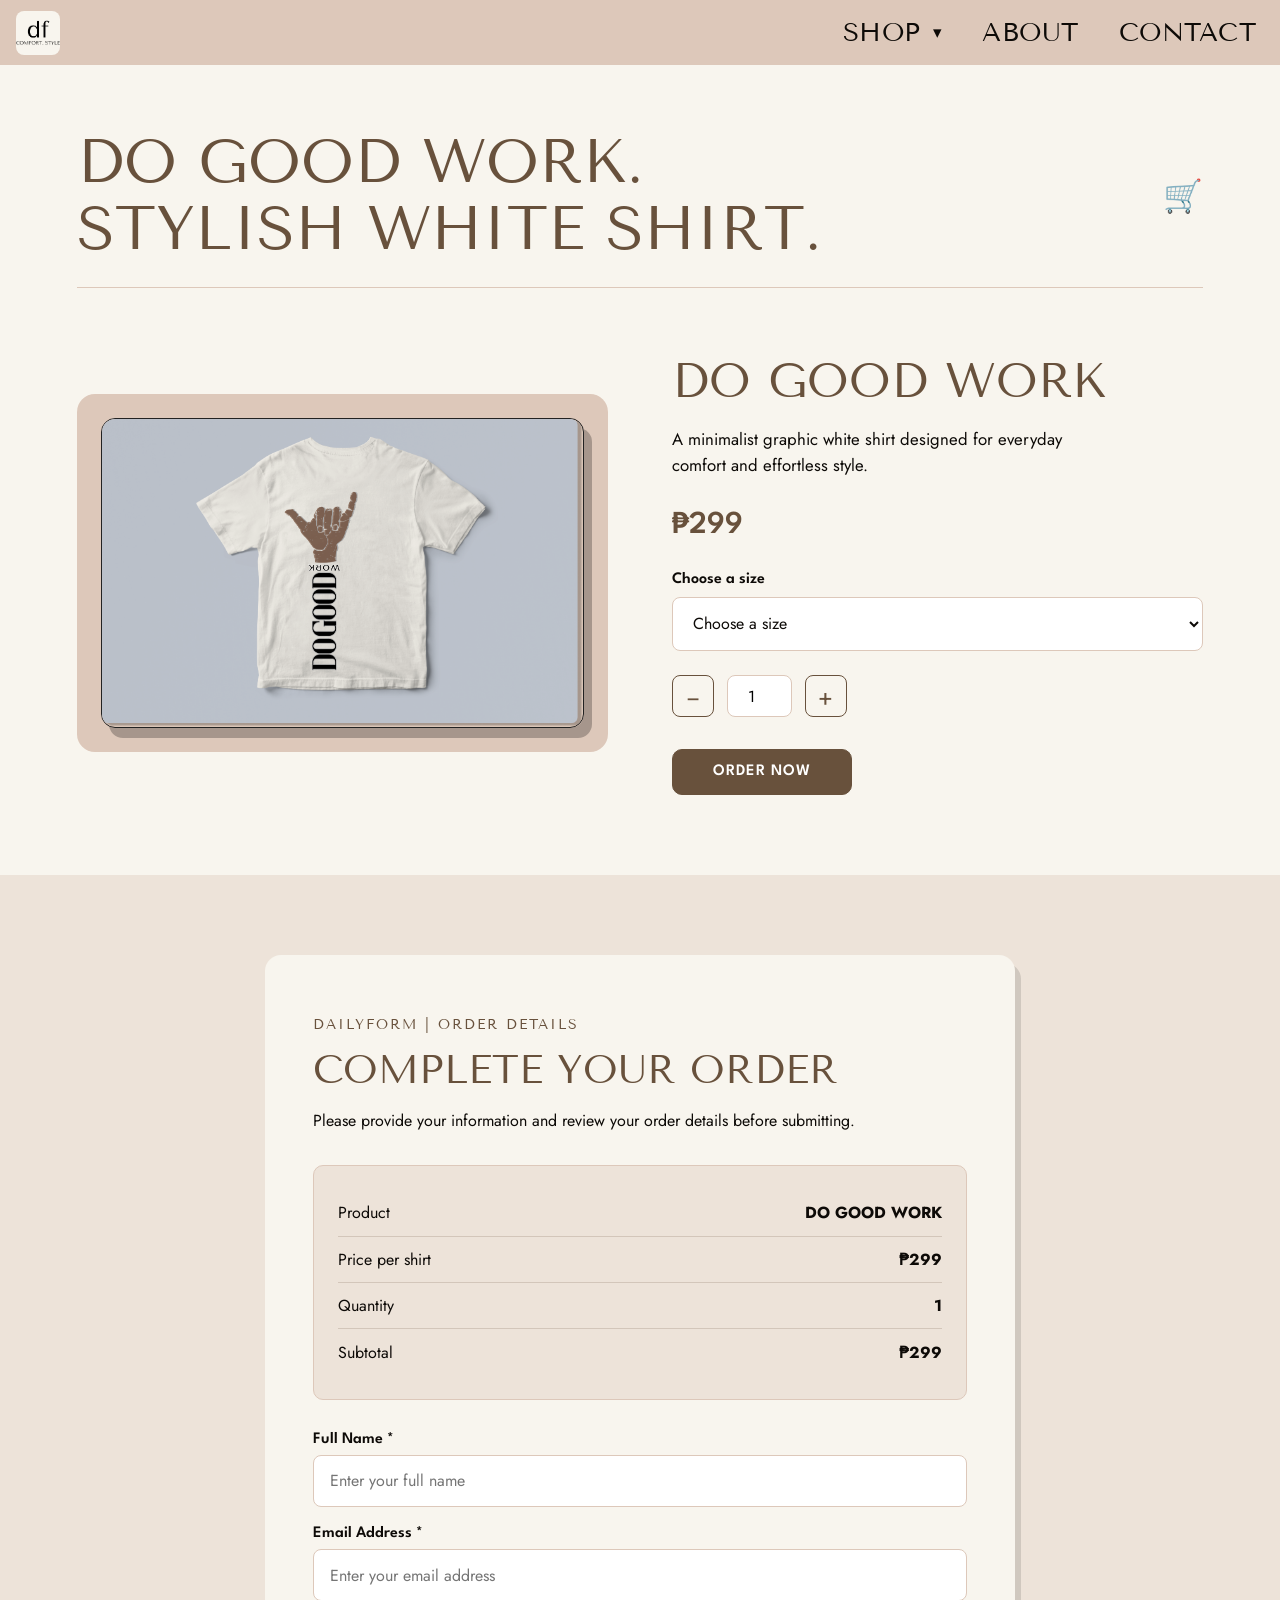
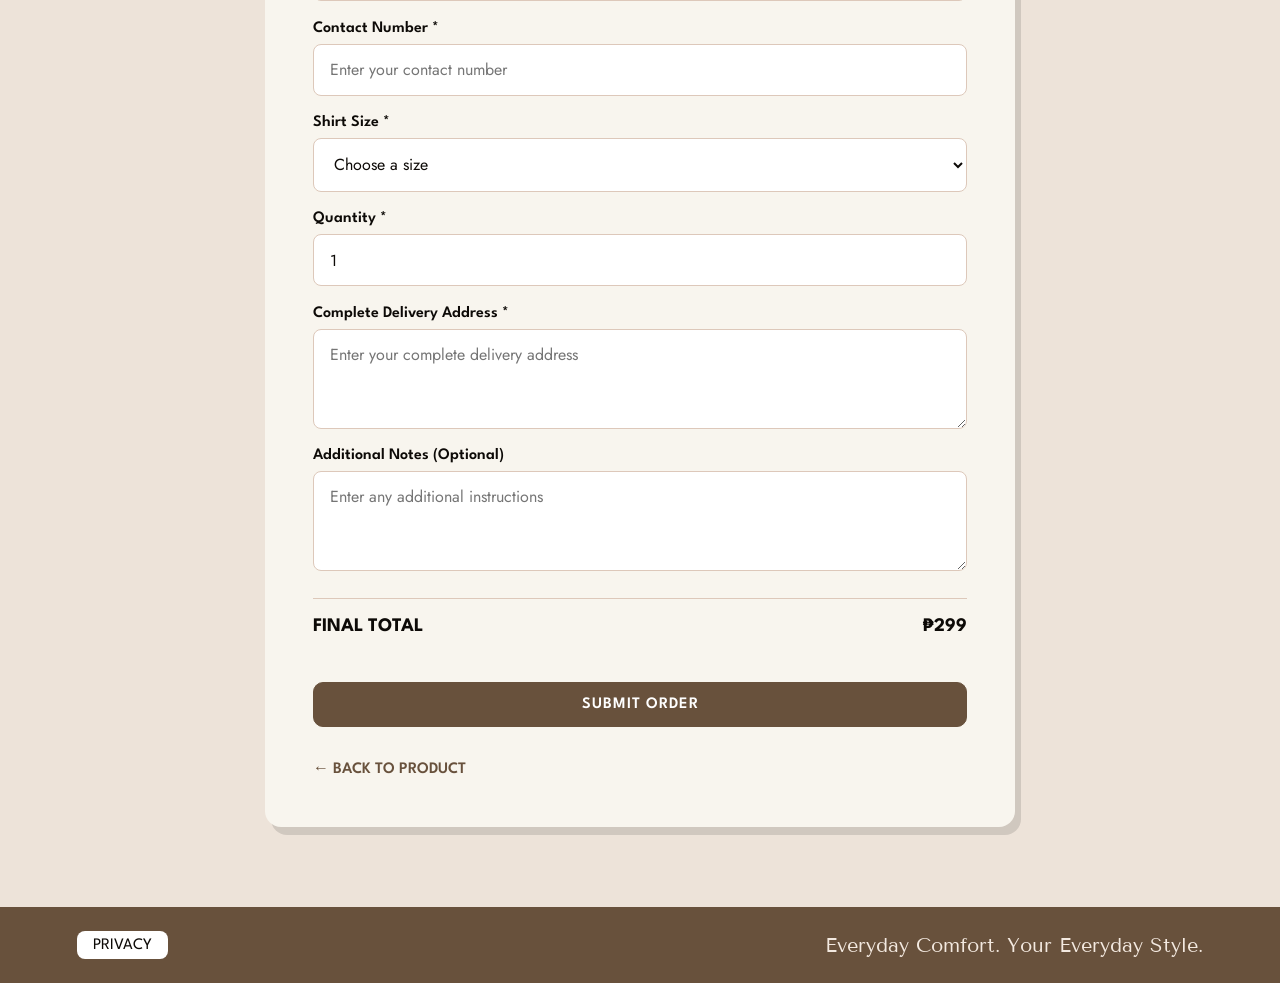
<file: dailyform/productpage.html>
<!DOCTYPE html>
<html lang="en">

<head>
  <meta charset="UTF-8">
  <meta name="viewport" content="width=device-width, initial-scale=1.0">

  <title>DAILYFORM | Do Good Work</title>

  <!-- Google Fonts -->
  <link rel="preconnect" href="https://fonts.googleapis.com">
  <link rel="preconnect" href="https://fonts.gstatic.com" crossorigin>

  <link href="https://fonts.googleapis.com/css2?family=Jost:wght@300;400;500;600;700&family=League+Spartan:wght@300;400;500;600;700&family=Tenor+Sans&display=swap" rel="stylesheet">

  <!-- EMBEDDED CSS -->
  <style>
    :root {
      --df-nav-bg: #DDC8BA;
      --df-page-bg: #F8F5EE;
      --df-brown: #68513C;
      --df-text: #0D0A07;
      --df-btn-bg: #F8F5EE;
    }

    * {
      box-sizing: border-box;
    }

    html {
      scroll-behavior: smooth;
    }

    body {
      margin: 0;
      background-color: var(--df-page-bg);
      font-family: "Jost", sans-serif;
      color: var(--df-text);
    }

    a {
      text-decoration: none;
      color: inherit;
    }

    button, input, select, textarea {
      font: inherit;
    }

   
/* HEADER */
.df-header {
    width: 100%;
    height: 65px;
    background-color: #DDC8BA;
    padding: 0 24px 0 16px;
    display: flex;
    justify-content: space-between;
    align-items: center;
    position: relative;
    z-index: 1000;
}

/* LOGO */
.df-header-logo {
    display: flex;
    align-items: center;
    flex-shrink: 0;
}

.df-header-logo img {
    width: 44px;
    height: 44px;
    object-fit: contain;
    border-radius: 8px;
}

/* NAVIGATION */
.df-header-nav {
    display: flex;
    align-items: center;
    gap: 40px;
    height: 100%;
}

.df-header-link {
    display: inline-flex;
    align-items: center;
    gap: 12px;
    font-family: "Tenor Sans", sans-serif;
    font-size: 26px;
    font-weight: 400;
    letter-spacing: 0.5px;
    color: #0D0A07;
    text-decoration: none;
    text-transform: uppercase;
    white-space: nowrap;
    transition: color 0.2s;
}

.df-header-link:hover {
    color: #68513C;
}

/* SHOP DROPDOWN */
.df-dropdown {
    position: relative;
    height: 100%;
    display: flex;
    align-items: center;
}

.arrow {
    font-size: 17px;
}

.df-dropdown-menu {
    display: none;
    position: absolute;
    top: 100%;
    right: 0;
    min-width: 200px;
    background-color: #FFFFFF;
    border: 1px solid #DDC8BA;
    border-radius: 4px;
    padding: 6px 0;
    box-shadow: 0 3px 8px rgba(0,0,0,0.12);
    z-index: 1001;
}

.df-dropdown-menu a {
    display: block;
    padding: 10px 16px;
    font-family: "Jost", sans-serif;
    font-size: 14px;
    color: #0D0A07;
    text-decoration: none;
}

.df-dropdown-menu a:hover {
    background-color: #F8F5EE;
}

.df-dropdown:hover .df-dropdown-menu,
.df-dropdown:focus-within .df-dropdown-menu {
    display: block;
}

/* MOBILE */
@media (max-width: 576px) {
    .df-header {
        height: 60px;
        padding: 0 12px;
    }

    .df-header-logo img {
        width: 38px;
        height: 38px;
    }

    .df-header-nav {
        gap: 12px;
    }

    .df-header-link {
        font-size: 13px;
        gap: 4px;
        letter-spacing: 0;
    }
}

    /* HERO TEXT */

    .df-brand {
      font-family: "Tenor Sans", sans-serif;
      font-weight: 400;
      font-size: clamp(3.5rem, 9vw, 6.5rem);
      color: var(--df-brown);
      line-height: 1;
      margin-bottom: 1.25rem;
    }

    .df-tagline {
      font-family: "League Spartan", sans-serif;
      font-size: clamp(1.25rem, 3vw, 1.75rem);
      font-weight: 500;
      text-transform: uppercase;
      line-height: 1.15;
      max-width: 420px;
      margin: 0 auto;
    }

    @media (min-width: 992px) {
      .df-tagline {
        margin: 0;
      }
    }

    /* HERO IMAGE */

    .df-hero-img {
      max-width: 420px;
      width: 100%;
      border: 1px solid #222;
      border-radius: 18px;
      box-shadow: 8px 10px 0 rgba(0, 0, 0, 0.25);
    }

    /* SIGN UP BUTTON */

    .df-btn-signup {
      background-color: var(--df-btn-bg);
      border: 1px solid #333;
      border-radius: 10px;
      padding: 0.35rem 2.5rem;
      font-weight: 600;
      text-transform: uppercase;
      box-shadow: 3px 4px 0 rgba(0, 0, 0, 0.3);
    }

    .df-btn-signup:hover {
      background-color: var(--df-brown);
      color: #fff;
    }

    /* PRODUCT PAGE */

    .df-product-page {
      max-width: 1300px;
      margin: auto;
      padding: 4rem 6%;
    }

    .df-page-heading {
      display: flex;
      justify-content: space-between;
      align-items: center;
      gap: 1rem;
      margin-bottom: 3rem;
      padding-bottom: 1.5rem;
      border-bottom: 1px solid var(--df-nav-bg);
    }

    .df-page-heading h1 {
      font-family: "Tenor Sans", sans-serif;
      font-size: clamp(2rem, 5vw, 3.8rem);
      font-weight: 400;
      line-height: 1.1;
      color: var(--df-brown);
      margin: 0;
    }

    .df-cart {
      font-size: 2rem;
      transition: transform 0.2s;
    }

    .df-cart:hover {
      transform: scale(1.1);
    }

    .df-product-container {
      display: grid;
      grid-template-columns: 1fr 1fr;
      align-items: center;
      gap: 4rem;
    }

    .df-product-image-container {
      display: flex;
      justify-content: center;
      align-items: center;
      background-color: var(--df-nav-bg);
      padding: 1.5rem;
      border-radius: 18px;
    }

    .df-product-image {
      display: block;
      width: 100%;
      max-width: 550px;
      height: auto;
      object-fit: contain;
      border: 1px solid #222;
      border-radius: 14px;
      box-shadow: 8px 10px 0 rgba(0, 0, 0, 0.25);
    }

    .df-product-details {
      padding: 1rem 0;
    }

    .df-product-name {
      font-family: "Tenor Sans", sans-serif;
      font-size: clamp(2rem, 4vw, 3rem);
      font-weight: 400;
      color: var(--df-brown);
      margin: 0 0 1rem;
    }

    .df-product-description {
      font-size: 1.05rem;
      line-height: 1.6;
      max-width: 420px;
      margin-bottom: 1.5rem;
    }

    .df-product-price {
      font-family: "League Spartan", sans-serif;
      font-size: 2rem;
      font-weight: 600;
      color: var(--df-brown);
      margin-bottom: 2rem;
    }

    .df-size-container {
      display: flex;
      flex-direction: column;
      gap: 0.6rem;
      margin-bottom: 1.5rem;
    }

    .df-size-container label {
      font-family: "League Spartan", sans-serif;
      font-weight: 600;
    }

    .df-size-container select {
      width: 100%;
      padding: 0.85rem 1rem;
      background: #fff;
      border: 1px solid var(--df-nav-bg);
      border-radius: 8px;
      color: var(--df-text);
    }

    .df-quantity-container {
      display: flex;
      align-items: center;
      gap: 0.8rem;
      margin-bottom: 2rem;
    }

    .df-quantity-btn {
      width: 42px;
      height: 42px;
      border: 1px solid var(--df-brown);
      border-radius: 8px;
      background: var(--df-btn-bg);
      color: var(--df-brown);
      font-size: 1.5rem;
      cursor: pointer;
      transition: 0.2s;
    }

    .df-quantity-btn:hover {
      background: var(--df-brown);
      color: #fff;
    }

    .df-quantity-container input {
      width: 65px;
      height: 42px;
      text-align: center;
      border: 1px solid var(--df-nav-bg);
      border-radius: 8px;
      background: #fff;
    }

    /* ORDER BUTTONS */

    .df-btn-order {
      display: inline-block;
      text-align: center;
      background: var(--df-brown);
      color: #fff;
      border: 1px solid var(--df-brown);
      border-radius: 10px;
      padding: 0.9rem 2.5rem;
      font-family: "League Spartan", sans-serif;
      font-weight: 600;
      letter-spacing: 1px;
      text-transform: uppercase;
      cursor: pointer;
      transition: 0.2s;
    }

    .df-btn-order:hover {
      background: var(--df-btn-bg);
      color: var(--df-brown);
    }

    /* ORDER SUMMARY AND FORM */

    .df-order-section {
      background-color: #EDE3D9;
      padding: 5rem 6%;
    }

    .df-order-container {
      max-width: 750px;
      margin: auto;
      background-color: var(--df-page-bg);
      padding: 3rem;
      border-radius: 16px;
      box-shadow: 6px 8px 0 rgba(0, 0, 0, 0.12);
    }

    .df-eyebrow {
      font-family: "Tenor Sans", sans-serif;
      font-size: 0.85rem;
      letter-spacing: 2px;
      color: var(--df-brown);
      margin-bottom: 0.8rem;
    }

    .df-order-container h2 {
      font-family: "Tenor Sans", sans-serif;
      font-size: clamp(1.7rem, 4vw, 2.5rem);
      font-weight: 400;
      color: var(--df-brown);
      margin: 0 0 1rem;
    }

    .df-order-description {
      line-height: 1.5;
      margin-bottom: 2rem;
    }

    .df-order-summary {
      background-color: #EDE3D9;
      border: 1px solid var(--df-nav-bg);
      border-radius: 10px;
      padding: 1.5rem;
      margin-bottom: 2rem;
    }

    .df-summary-row {
      display: flex;
      justify-content: space-between;
      gap: 1rem;
      padding: 0.7rem 0;
      border-bottom: 1px solid rgba(104, 81, 60, 0.2);
    }

    .df-summary-row:last-child {
      border-bottom: none;
    }

    .df-summary-row strong {
      text-align: right;
    }

    /* CUSTOMER ORDER FORM */

    .df-order-form {
      display: flex;
      flex-direction: column;
      gap: 1.2rem;
    }

    .df-form-group {
      display: flex;
      flex-direction: column;
      gap: 0.5rem;
    }

    .df-form-group label {
      font-family: "League Spartan", sans-serif;
      font-weight: 600;
    }

    .df-form-group input,
    .df-form-group select,
    .df-form-group textarea {
      width: 100%;
      padding: 0.85rem 1rem;
      background: #fff;
      border: 1px solid var(--df-nav-bg);
      border-radius: 8px;
      color: var(--df-text);
    }

    .df-form-group textarea {
      min-height: 100px;
      resize: vertical;
    }

    .df-form-group input:focus,
    .df-form-group select:focus,
    .df-form-group textarea:focus {
      outline: 2px solid var(--df-brown);
      outline-offset: 2px;
    }

    .df-form-total {
      display: flex;
      justify-content: space-between;
      align-items: center;
      gap: 1rem;
      padding: 1.2rem 0;
      margin-top: 0.5rem;
      border-top: 1px solid var(--df-nav-bg);
      font-family: "League Spartan", sans-serif;
      font-size: 1.2rem;
      font-weight: 700;
    }

    .df-submit-order {
      width: 100%;
      margin-top: 0.5rem;
    }

    .df-back-link {
      display: inline-block;
      margin-top: 2rem;
      font-family: "League Spartan", sans-serif;
      font-weight: 600;
      color: var(--df-brown);
    }

    .df-back-link:hover {
      opacity: 0.65;
    }

    /* FOOTER */

    .df-footer {
      background-color: var(--df-brown);
      color: #f3e9e0;
      padding: 1.5rem 6%;
    }

    .df-footer-container {
      max-width: 1300px;
      margin: auto;
      display: flex;
      justify-content: space-between;
      align-items: center;
      gap: 1rem;
    }

    .df-btn-privacy {
      background-color: #fff;
      color: var(--df-text);
      border-radius: 8px;
      font-family: "League Spartan", serif;
      text-transform: uppercase;
      padding: 0.4rem 1rem;
      transition: 0.2s;
    }

    .df-btn-privacy:hover {
      background-color: var(--df-nav-bg);
    }

    .df-footer-text,
    .df-footer-container p {
      font-family: "Tenor Sans", sans-serif;
      font-size: 1.25rem;
      margin: 0;
    }

    /* RESPONSIVE ADJUSTMENTS */

    @media (max-width: 768px) {
      .df-navbar {
        padding: 1rem 5%;
      }

      .df-nav-links {
        gap: 1rem;
      }

      .df-nav-links a {
        font-size: 0.85rem;
      }

      .df-product-page {
        padding: 3rem 5%;
      }

      .df-product-container {
        grid-template-columns: 1fr;
        gap: 2.5rem;
      }

      .df-order-section {
        padding: 3rem 5%;
      }

      .df-order-container {
        padding: 2rem;
      }

      .df-footer-container {
        flex-direction: column;
        text-align: center;
      }
    }

    @media (max-width: 576px) {
      .df-logo-main {
        font-size: 2rem;
      }

      .df-logo-sub {
        font-size: 0.5rem;
      }

      .df-nav-links {
        gap: 0.7rem;
      }

      .df-nav-links a {
        font-size: 0.7rem;
        letter-spacing: 0.5px;
      }

      .df-page-heading {
        align-items: flex-start;
        margin-bottom: 2rem;
      }

      .df-page-heading h1 {
        font-size: 1.8rem;
      }

      .df-cart {
        font-size: 1.5rem;
      }

      .df-product-image-container {
        padding: 1rem;
      }

      .df-order-container {
        padding: 1.3rem;
      }

      .df-summary-row {
        font-size: 0.9rem;
      }
    }
  </style>
</head>

<body>

<header class="df-header">
    <a href="index.html" class="df-header-logo">
        <img src="images/logodf.png" alt="Dailyform">
    </a>

    <nav class="df-header-nav" aria-label="Main navigation">

        <div class="df-dropdown">
            <a href="#" class="df-header-link">
                SHOP <span class="arrow">▾</span>
            </a>

            <div class="df-dropdown-menu">
                <a href="productpage.html">Do Good Work Tee</a>
                <a href="productpage2.html">Don't Be Late Tee</a>
                <a href="productpage3.html">Everyday Comfort Tee</a>
            </div>
        </div>

        <a href="about.html" class="df-header-link">ABOUT</a>
        <a href="contact.html" class="df-header-link">CONTACT</a>

    </nav>
</header>

  <!-- PRODUCT PAGE -->

  <main>

    <section class="df-product-page" id="shop">

      <div class="df-page-heading">
        <h1>
          DO GOOD WORK.<br>
          STYLISH WHITE SHIRT.
        </h1>

        <a href="#order" class="df-cart" aria-label="Go to your order">
          🛒
        </a>
      </div>

      <div class="df-product-container">

        <!-- PRODUCT IMAGE -->

        <div class="df-product-image-container">
          <img
            src="images/flattee-3inwhite.png"
            alt="DAILYFORM Do Good Work graphic white shirt"
            class="df-product-image">
        </div>

        <!-- PRODUCT DETAILS -->

        <div class="df-product-details">

          <h2 class="df-product-name">
            DO GOOD WORK
          </h2>

          <p class="df-product-description">
            A minimalist graphic white shirt designed
            for everyday comfort and effortless style.
          </p>

          <p class="df-product-price">
            ₱299
          </p>

          <!-- SIZE SELECTION -->

          <div class="df-size-container">
            <label for="shirt-size">Choose a size</label>

            <select id="shirt-size" name="size" required>
              <option value="" disabled selected>Choose a size</option>
              <option value="Small">Small</option>
              <option value="Medium">Medium</option>
              <option value="Large">Large</option>
              <option value="XL">Extra Large</option>
            </select>
          </div>

          <!-- QUANTITY SELECTION -->

          <div class="df-quantity-container">

            <button
              type="button"
              class="df-quantity-btn"
              onclick="changeQuantity(-1)"
              aria-label="Decrease quantity">
              −
            </button>

            <input
              type="number"
              id="quantity"
              name="quantity"
              value="1"
              min="1"
              max="99"
              aria-label="Quantity">

            <button
              type="button"
              class="df-quantity-btn"
              onclick="changeQuantity(1)"
              aria-label="Increase quantity">
              +
            </button>

          </div>

          <!-- ORDER NOW -->

          <button type="button" class="df-btn-order" id="order-now">
            ORDER NOW
          </button>

        </div>
      </div>
    </section>

    <!-- ORDER SUMMARY AND CUSTOMER FORM -->

    <section class="df-order-section" id="order">

      <div class="df-order-container">

        <p class="df-eyebrow">
          DAILYFORM | ORDER DETAILS
        </p>

        <h2>COMPLETE YOUR ORDER</h2>

        <p class="df-order-description">
          Please provide your information and review your order
          details before submitting.
        </p>

        <!-- ORDER SUMMARY -->

        <div class="df-order-summary">

          <div class="df-summary-row">
            <span>Product</span>
            <strong>DO GOOD WORK</strong>
          </div>

          <div class="df-summary-row">
            <span>Price per shirt</span>
            <strong>₱299</strong>
          </div>

          <div class="df-summary-row">
            <span>Quantity</span>
            <strong id="summary-quantity">1</strong>
          </div>

          <div class="df-summary-row">
            <span>Subtotal</span>
            <strong id="summary-total">₱299</strong>
          </div>

        </div>

        <!-- CUSTOMER ORDER FORM -->

        <form id="order-form" class="df-order-form">

          <!-- HIDDEN ORDER INFORMATION -->

          <input type="hidden" name="Product" value="DO GOOD WORK">
          <input type="hidden" name="Price per shirt" value="299">
          <input type="hidden" name="Total Amount" id="hidden-total" value="299">

          <!-- FULL NAME -->

          <div class="df-form-group">
            <label for="customer-name">Full Name *</label>

            <input
              type="text"
              id="customer-name"
              name="Full Name"
              placeholder="Enter your full name"
              required>
          </div>

          <!-- EMAIL ADDRESS -->

          <div class="df-form-group">
            <label for="customer-email">Email Address *</label>

            <input
              type="email"
              id="customer-email"
              name="Email Address"
              placeholder="Enter your email address"
              required>
          </div>

          <!-- CONTACT NUMBER -->

          <div class="df-form-group">
            <label for="customer-contact">Contact Number *</label>

            <input
              type="tel"
              id="customer-contact"
              name="Contact Number"
              placeholder="Enter your contact number"
              required>
          </div>

          <!-- SHIRT SIZE -->

          <div class="df-form-group">
            <label for="order-size">Shirt Size *</label>

            <select id="order-size" name="Shirt Size" required>
              <option value="">Choose a size</option>
              <option value="Small">Small</option>
              <option value="Medium">Medium</option>
              <option value="Large">Large</option>
              <option value="XL">Extra Large</option>
            </select>
          </div>

          <!-- QUANTITY -->

          <div class="df-form-group">
            <label for="order-quantity">Quantity *</label>

            <input
              type="number"
              id="order-quantity"
              name="Quantity"
              value="1"
              min="1"
              max="99"
              required>
          </div>

          <!-- DELIVERY ADDRESS -->

          <div class="df-form-group">
            <label for="delivery-address">Complete Delivery Address *</label>

            <textarea
              id="delivery-address"
              name="Delivery Address"
              placeholder="Enter your complete delivery address"
              required></textarea>
          </div>

          <!-- ADDITIONAL NOTES -->

          <div class="df-form-group">
            <label for="additional-notes">
              Additional Notes (Optional)
            </label>

            <textarea
              id="additional-notes"
              name="Additional Notes"
              placeholder="Enter any additional instructions"></textarea>
          </div>

          <!-- FINAL TOTAL -->

          <div class="df-form-total">
            <span>FINAL TOTAL</span>
            <strong id="final-total">₱299</strong>
          </div>

          <!-- SUBMIT ORDER -->

          <button
            type="submit"
            class="df-btn-order df-submit-order">
            SUBMIT ORDER
          </button>

        </form>

        <a href="#shop" class="df-back-link">
          ← BACK TO PRODUCT
        </a>

      </div>
    </section>

  </main>

  <!-- FOOTER -->

  <footer class="df-footer">
    <div class="df-footer-container">

      <a href="privacy.html" class="df-btn-privacy">
        PRIVACY
      </a>

      <p class="df-footer-text">
        Everyday Comfort. Your Everyday Style.
      </p>

    </div>
  </footer>

  <!-- JAVASCRIPT -->

  <script>
    // DAILYFORM PRODUCT INFORMATION

    const productPrice = 299;
    const productName = "DO GOOD WORK";
    const recipient = "orders@examplewebsite142.com";

    // GET HTML ELEMENTS

    const quantityInput = document.getElementById("quantity");
    const shirtSize = document.getElementById("shirt-size");

    const orderForm = document.getElementById("order-form");
    const orderSize = document.getElementById("order-size");
    const orderQuantity = document.getElementById("order-quantity");

    // UPDATE ORDER SUMMARY

    function updateOrderSummary() {

      let quantity = parseInt(quantityInput.value) || 1;

      quantity = Math.max(1, Math.min(99, quantity));

      quantityInput.value = quantity;

      const total = productPrice * quantity;

      document.getElementById("summary-quantity").textContent = quantity;

      document.getElementById("summary-total").textContent =
        "₱" + total.toLocaleString("en-PH");

      document.getElementById("final-total").textContent =
        "₱" + total.toLocaleString("en-PH");

      document.getElementById("hidden-total").value = total;

      orderQuantity.value = quantity;
    }

    // CHANGE PRODUCT QUANTITY

    function changeQuantity(amount) {

      let quantity = parseInt(quantityInput.value) || 1;

      quantity += amount;

      quantity = Math.max(1, Math.min(99, quantity));

      quantityInput.value = quantity;

      updateOrderSummary();
    }

    // MANUAL QUANTITY INPUT

    quantityInput.addEventListener("change", updateOrderSummary);

    // SYNCHRONIZE PRODUCT SIZE

    shirtSize.addEventListener("change", function() {
      orderSize.value = shirtSize.value;
    });

    // SYNCHRONIZE FORM SIZE

    orderSize.addEventListener("change", function() {
      shirtSize.value = orderSize.value;
    });

    // SYNCHRONIZE FORM QUANTITY

    orderQuantity.addEventListener("change", function() {

      let quantity = parseInt(orderQuantity.value) || 1;

      quantity = Math.max(1, Math.min(99, quantity));

      orderQuantity.value = quantity;
      quantityInput.value = quantity;

      updateOrderSummary();
    });

    // INITIALIZE ORDER SUMMARY

    updateOrderSummary();

    // ORDER NOW BUTTON
    // SCROLL TO CUSTOMER ORDER FORM

    document.getElementById("order-now").addEventListener("click", function() {

      if (!shirtSize.value) {
        alert("Please choose your shirt size before proceeding.");
        shirtSize.focus();
        return;
      }

      orderSize.value = shirtSize.value;
      orderQuantity.value = quantityInput.value;

      updateOrderSummary();

      document.getElementById("order").scrollIntoView({
        behavior: "smooth"
      });
    });

    // SUBMIT ORDER - OPEN EMAIL APPLICATION

    orderForm.addEventListener("submit", function(event) {

      // PREVENT NORMAL FORM SUBMISSION

      event.preventDefault();

      // GET ORDER DETAILS

      const size = orderSize.value;
      const quantity = parseInt(orderQuantity.value) || 1;
      const total = productPrice * quantity;

      // GET CUSTOMER INFORMATION

      const customerName =
        document.getElementById("customer-name").value.trim();

      const customerEmail =
        document.getElementById("customer-email").value.trim();

      const customerContact =
        document.getElementById("customer-contact").value.trim();

      const deliveryAddress =
        document.getElementById("delivery-address").value.trim();

      const additionalNotes =
        document.getElementById("additional-notes").value.trim();

      // EMAIL SUBJECT

      const subject = "DAILYFORM - " + productName + " ORDER";

      // EMAIL BODY

      const body =
        "Hello DAILYFORM!\n\n" +
        "I would like to place an order.\n\n" +

        "CUSTOMER INFORMATION\n" +
        "Full Name: " + customerName + "\n" +
        "Email Address: " + customerEmail + "\n" +
        "Contact Number: " + customerContact + "\n" +
        "Delivery Address: " + deliveryAddress + "\n\n" +

        "ORDER DETAILS\n" +
        "Product: " + productName + "\n" +
        "Price per shirt: ₱" + productPrice + "\n" +
        "Shirt Size: " + size + "\n" +
        "Quantity: " + quantity + "\n" +
        "Total Amount: ₱" + total.toLocaleString("en-PH") + "\n\n" +

        "ADDITIONAL NOTES\n" +
        (additionalNotes || "None") + "\n\n" +

        "Thank you!";

      // CREATE MAILTO LINK

      const mailtoLink =
        "mailto:" + recipient +
        "?subject=" + encodeURIComponent(subject) +
        "&body=" + encodeURIComponent(body);

      // OPEN VISITOR'S EMAIL APPLICATION

      window.location.href = mailtoLink;

    });
  </script>

</body>
</html>
</file>
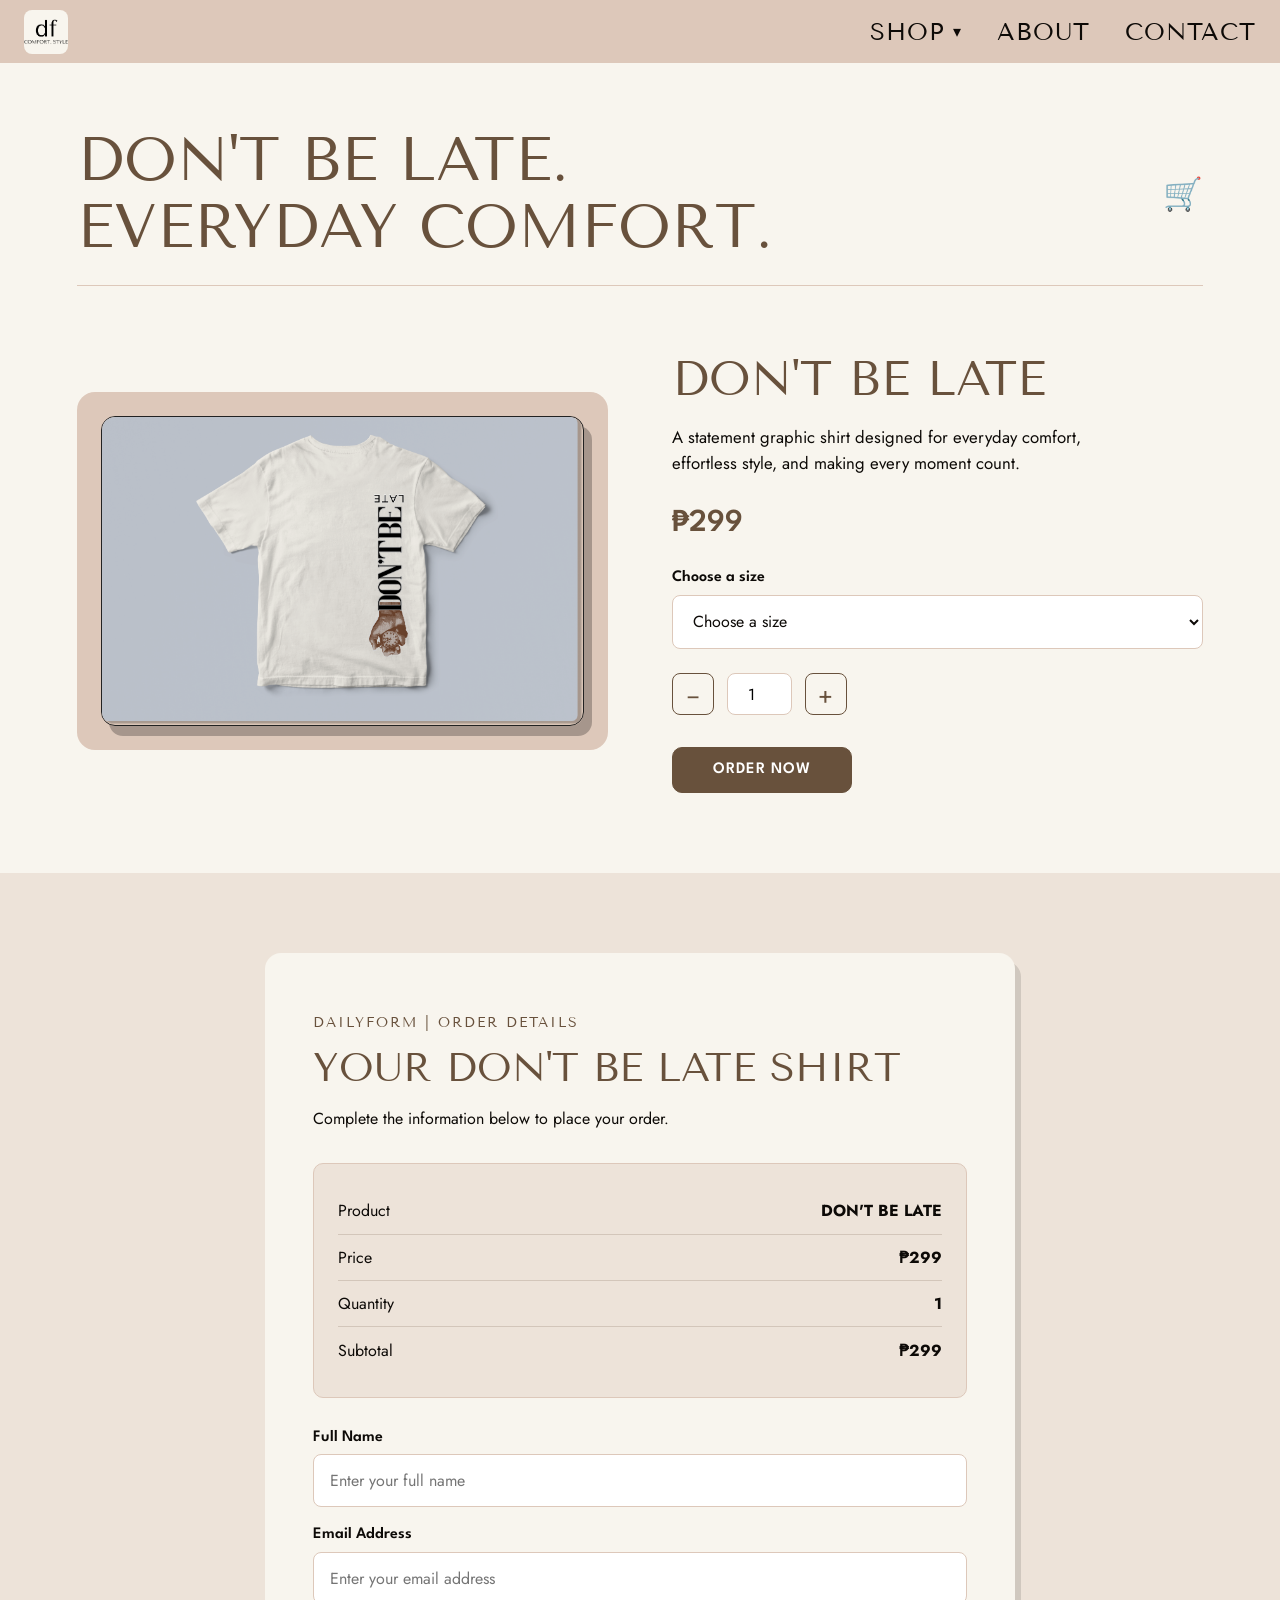
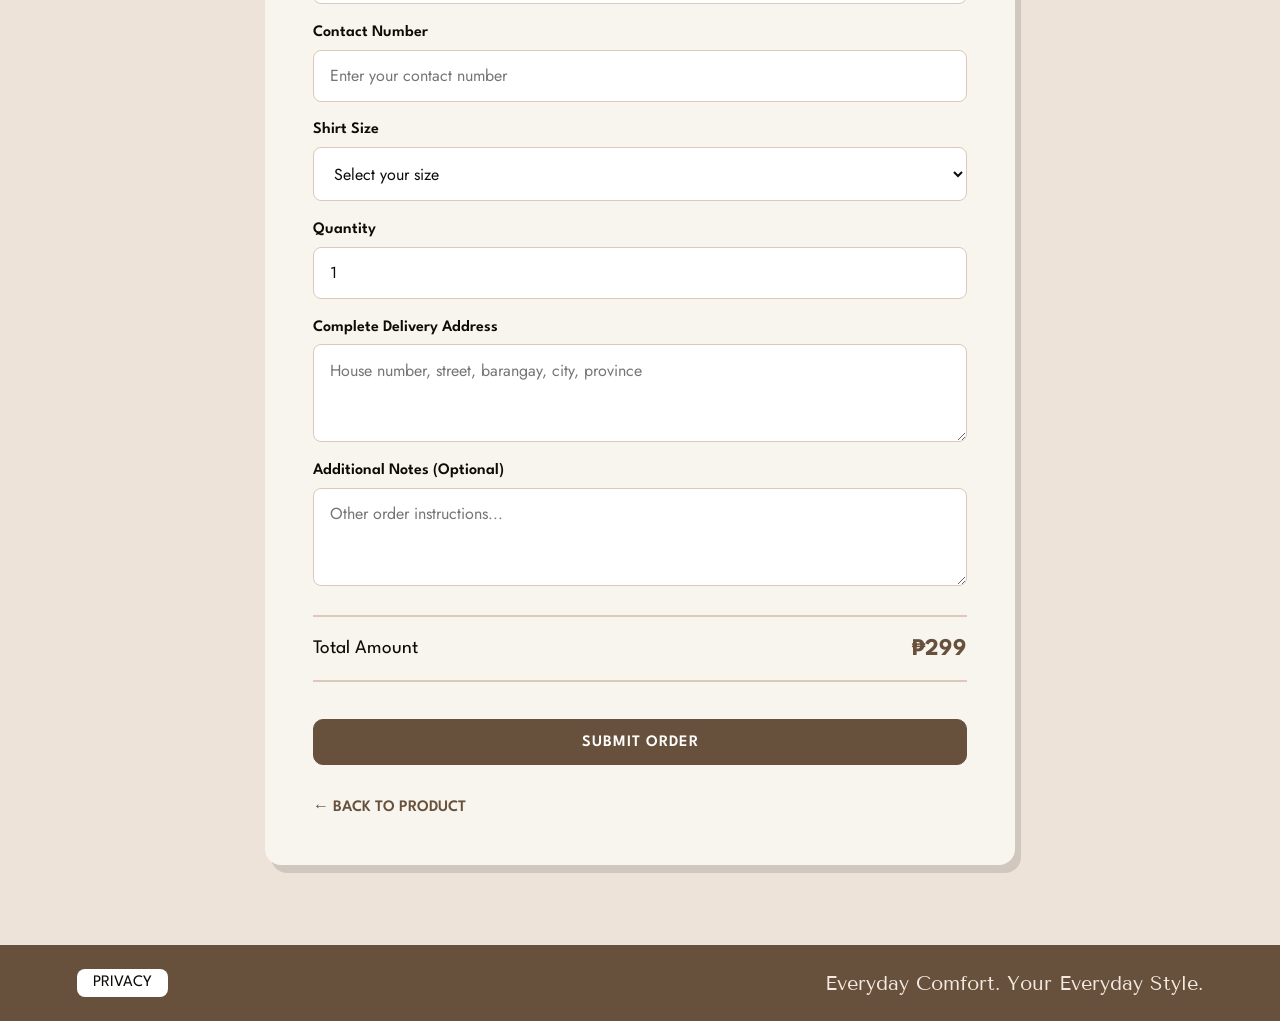
<file: dailyform/productpage2.html>
<!DOCTYPE html>
<html lang="en">

<head>
  <meta charset="UTF-8">
  <meta name="viewport" content="width=device-width, initial-scale=1.0">

  <title>DAILYFORM | Don't Be Late</title>

  <!-- GOOGLE FONTS -->
  <link rel="preconnect" href="https://fonts.googleapis.com">
  <link rel="preconnect" href="https://fonts.gstatic.com" crossorigin>

  <link href="https://fonts.googleapis.com/css2?family=Jost:wght@300;400;500;600;700&family=League+Spartan:wght@300;400;500;600;700&family=Tenor+Sans&display=swap" rel="stylesheet">

  <!-- EMBEDDED CSS -->
  <style>

    :root {
      --df-nav-bg: #DDC8BA;
      --df-page-bg: #F8F5EE;
      --df-brown: #68513C;
      --df-text: #0D0A07;
      --df-btn-bg: #F8F5EE;
    }

    * {
      box-sizing: border-box;
    }

    html {
      scroll-behavior: smooth;
    }

    body {
      margin: 0;
      background-color: var(--df-page-bg);
      font-family: "Jost", sans-serif;
      color: var(--df-text);
    }

    a {
      text-decoration: none;
      color: inherit;
    }

    button, input, select, textarea {
      font: inherit;
    }

   /* HEADER */
.df-header {
    width: 100%;
    height: 63px;
    background-color: #DDC8BA;
    padding: 0 24px;
    display: flex;
    justify-content: space-between;
    align-items: center;
    position: relative;
    z-index: 1000;
}

/* LOGO */
.df-header-logo {
    display: flex;
    align-items: center;
}

.df-header-logo img {
    width: 44px;
    height: 44px;
    object-fit: contain;
    border-radius: 8px;
}

/* NAVIGATION */
.df-header-nav {
    display: flex;
    align-items: center;
    gap: 35px;
    height: 100%;
}

.df-header-link {
    display: inline-flex;
    align-items: center;
    gap: 8px;
    font-family: "Tenor Sans", sans-serif;
    font-size: 24px;
    letter-spacing: 1px;
    color: #0D0A07;
    text-decoration: none;
    text-transform: uppercase;
    white-space: nowrap;
    transition: color 0.2s;
}

.df-header-link:hover {
    color: #68513C;
}

/* SHOP DROPDOWN */
.df-dropdown {
    position: relative;
    height: 100%;
    display: flex;
    align-items: center;
}

.arrow {
    font-size: 16px;
}

.df-dropdown-menu {
    display: none;
    position: absolute;
    top: 100%;
    right: 0;
    min-width: 192px;
    background-color: #FFFFFF;
    border: 1px solid #ccc;
    border-radius: 6px;
    padding: 6px 0;
    box-shadow: 0 3px 8px rgba(0, 0, 0, 0.12);
    z-index: 1001;
}

.df-dropdown-menu a {
    display: block;
    padding: 9px 16px;
    font-family: "Jost", sans-serif;
    font-size: 15px;
    color: #0D0A07;
    text-decoration: none;
    white-space: nowrap;
}

.df-dropdown-menu a:hover {
    background-color: #F8F5EE;
}

/* SHOW DROPDOWN ON HOVER OR KEYBOARD FOCUS */
.df-dropdown:hover .df-dropdown-menu,
.df-dropdown:focus-within .df-dropdown-menu {
    display: block;
}

/* RESPONSIVE */
@media (max-width: 576px) {
    .df-header {
        padding: 0 12px;
    }

    .df-header-logo img {
        width: 38px;
        height: 38px;
    }

    .df-header-nav {
        gap: 15px;
    }

    .df-header-link {
        font-size: 14px;
        gap: 4px;
    }

    .df-dropdown-menu {
        min-width: 170px;
    }
}

    /* PRODUCT PAGE */

    .df-product-page {
      max-width: 1300px;
      margin: auto;
      padding: 4rem 6%;
    }

    .df-page-heading {
      display: flex;
      justify-content: space-between;
      align-items: center;
      gap: 1rem;
      margin-bottom: 3rem;
      padding-bottom: 1.5rem;
      border-bottom: 1px solid var(--df-nav-bg);
    }

    .df-page-heading h1 {
      font-family: "Tenor Sans", sans-serif;
      font-size: clamp(2rem, 5vw, 3.8rem);
      font-weight: 400;
      line-height: 1.1;
      color: var(--df-brown);
      margin: 0;
    }

    .df-cart {
      font-size: 2rem;
      transition: transform 0.2s;
    }

    .df-cart:hover {
      transform: scale(1.1);
    }

    .df-product-container {
      display: grid;
      grid-template-columns: 1fr 1fr;
      align-items: center;
      gap: 4rem;
    }

    .df-product-image-container {
      display: flex;
      justify-content: center;
      align-items: center;
      background-color: var(--df-nav-bg);
      padding: 1.5rem;
      border-radius: 18px;
    }

    .df-product-image {
      display: block;
      width: 100%;
      max-width: 550px;
      height: auto;
      object-fit: contain;
      border: 1px solid #222;
      border-radius: 14px;
      box-shadow: 8px 10px 0 rgba(0, 0, 0, 0.25);
    }

    .df-product-details {
      padding: 1rem 0;
    }

    .df-product-name {
      font-family: "Tenor Sans", sans-serif;
      font-size: clamp(2rem, 4vw, 3rem);
      font-weight: 400;
      color: var(--df-brown);
      margin: 0 0 1rem;
    }

    .df-product-description {
      font-size: 1.05rem;
      line-height: 1.6;
      max-width: 420px;
      margin-bottom: 1.5rem;
    }

    .df-product-price {
      font-family: "League Spartan", sans-serif;
      font-size: 2rem;
      font-weight: 600;
      color: var(--df-brown);
      margin-bottom: 2rem;
    }

    .df-size-container {
      display: flex;
      flex-direction: column;
      gap: 0.6rem;
      margin-bottom: 1.5rem;
    }

    .df-size-container label,
    .df-form-group label {
      font-family: "League Spartan", sans-serif;
      font-weight: 600;
    }

    .df-size-container select,
    .df-form-group select {
      width: 100%;
      padding: 0.85rem 1rem;
      background: #fff;
      border: 1px solid var(--df-nav-bg);
      border-radius: 8px;
      color: var(--df-text);
    }

    .df-quantity-container {
      display: flex;
      align-items: center;
      gap: 0.8rem;
      margin-bottom: 2rem;
    }

    .df-quantity-btn {
      width: 42px;
      height: 42px;
      border: 1px solid var(--df-brown);
      border-radius: 8px;
      background: var(--df-btn-bg);
      color: var(--df-brown);
      font-size: 1.5rem;
      cursor: pointer;
      transition: 0.2s;
    }

    .df-quantity-btn:hover {
      background: var(--df-brown);
      color: #fff;
    }

    .df-quantity-container input {
      width: 65px;
      height: 42px;
      text-align: center;
      border: 1px solid var(--df-nav-bg);
      border-radius: 8px;
      background: #fff;
    }

    /* ORDER BUTTON */

    .df-btn-order {
      display: inline-block;
      text-align: center;
      background: var(--df-brown);
      color: #fff;
      border: 1px solid var(--df-brown);
      border-radius: 10px;
      padding: 0.9rem 2.5rem;
      font-family: "League Spartan", sans-serif;
      font-weight: 600;
      letter-spacing: 1px;
      text-transform: uppercase;
      cursor: pointer;
      transition: 0.2s;
    }

    .df-btn-order:hover {
      background: var(--df-btn-bg);
      color: var(--df-brown);
    }

    .df-submit-order {
      width: 100%;
      margin-top: 1rem;
    }

    /* ORDER SECTION */

    .df-order-section {
      background-color: #EDE3D9;
      padding: 5rem 6%;
    }

    .df-order-container {
      max-width: 750px;
      margin: auto;
      background-color: var(--df-page-bg);
      padding: 3rem;
      border-radius: 16px;
      box-shadow: 6px 8px 0 rgba(0, 0, 0, 0.12);
    }

    .df-eyebrow {
      font-family: "Tenor Sans", sans-serif;
      font-size: 0.85rem;
      letter-spacing: 2px;
      color: var(--df-brown);
      margin-bottom: 0.8rem;
    }

    .df-order-container h2 {
      font-family: "Tenor Sans", sans-serif;
      font-size: clamp(1.7rem, 4vw, 2.5rem);
      font-weight: 400;
      color: var(--df-brown);
      margin: 0 0 1rem;
    }

    .df-order-description {
      line-height: 1.5;
      margin-bottom: 2rem;
    }

    .df-order-summary {
      background-color: #EDE3D9;
      border: 1px solid var(--df-nav-bg);
      border-radius: 10px;
      padding: 1.5rem;
      margin-bottom: 2rem;
    }

    .df-summary-row {
      display: flex;
      justify-content: space-between;
      gap: 1rem;
      padding: 0.7rem 0;
      border-bottom: 1px solid rgba(104, 81, 60, 0.2);
    }

    .df-summary-row:last-child {
      border-bottom: none;
    }

    .df-summary-row strong {
      text-align: right;
    }

    .df-order-form {
      display: flex;
      flex-direction: column;
      gap: 1.3rem;
    }

    .df-form-group {
      display: flex;
      flex-direction: column;
      gap: 0.6rem;
    }

    .df-form-group input,
    .df-form-group select,
    .df-form-group textarea {
      width: 100%;
      padding: 0.85rem 1rem;
      border: 1px solid var(--df-nav-bg);
      border-radius: 8px;
      background-color: #fff;
      color: var(--df-text);
      outline: none;
    }

    .df-form-group input:focus,
    .df-form-group select:focus,
    .df-form-group textarea:focus {
      border-color: var(--df-brown);
    }

    .df-form-group textarea {
      resize: vertical;
      min-height: 90px;
    }

    .df-final-total {
      display: flex;
      justify-content: space-between;
      align-items: center;
      gap: 1rem;
      padding: 1.3rem 0;
      margin-top: 0.5rem;
      border-top: 2px solid var(--df-nav-bg);
      border-bottom: 2px solid var(--df-nav-bg);
      font-family: "League Spartan", sans-serif;
      font-size: 1.2rem;
    }

    .df-final-total strong {
      font-size: 1.5rem;
      color: var(--df-brown);
    }

    .df-back-link {
      display: inline-block;
      margin-top: 2rem;
      font-family: "League Spartan", sans-serif;
      font-weight: 600;
      color: var(--df-brown);
    }

    .df-back-link:hover {
      opacity: 0.65;
    }

    /* FOOTER */

    .df-footer {
      background-color: var(--df-brown);
      color: #f3e9e0;
      padding: 1.5rem 6%;
    }

    .df-footer-container {
      max-width: 1300px;
      margin: auto;
      display: flex;
      justify-content: space-between;
      align-items: center;
      gap: 1rem;
    }

    .df-btn-privacy {
      background-color: #fff;
      color: var(--df-text);
      border-radius: 8px;
      font-family: "League Spartan", serif;
      text-transform: uppercase;
      padding: 0.4rem 1rem;
      transition: 0.2s;
    }

    .df-btn-privacy:hover {
      background-color: var(--df-nav-bg);
    }

    .df-footer-text {
      font-family: "Tenor Sans", sans-serif;
      font-size: 1.25rem;
      margin: 0;
    }

    /* RESPONSIVE */

    @media (max-width: 768px) {

      .df-navbar {
        padding: 1rem 5%;
      }

      .df-nav-links {
        gap: 1rem;
      }

      .df-nav-links a {
        font-size: 0.85rem;
      }

      .df-product-page {
        padding: 3rem 5%;
      }

      .df-product-container {
        grid-template-columns: 1fr;
        gap: 2.5rem;
      }

      .df-order-section {
        padding: 3rem 5%;
      }

      .df-order-container {
        padding: 2rem;
      }

      .df-footer-container {
        flex-direction: column;
        text-align: center;
      }
    }

    @media (max-width: 576px) {

      .df-logo-main {
        font-size: 2rem;
      }

      .df-logo-sub {
        font-size: 0.5rem;
      }

      .df-nav-links {
        gap: 0.7rem;
      }

      .df-nav-links a {
        font-size: 0.7rem;
        letter-spacing: 0.5px;
      }

      .df-page-heading {
        align-items: flex-start;
        margin-bottom: 2rem;
      }

      .df-page-heading h1 {
        font-size: 1.8rem;
      }

      .df-cart {
        font-size: 1.5rem;
      }

      .df-product-image-container {
        padding: 1rem;
      }

      .df-order-container {
        padding: 1.3rem;
      }

      .df-summary-row {
        font-size: 0.9rem;
      }

      .df-final-total {
        font-size: 1rem;
      }

      .df-final-total strong {
        font-size: 1.25rem;
      }
    }

  </style>
</head>

<body>

<!-- HEADER -->
<header class="df-header">

    <!-- LOGO -->
    <a href="index.html" class="df-header-logo">
        <img src="images/logodf.png" alt="Dailyform">
    </a>

    <!-- NAVIGATION -->
    <nav class="df-header-nav" aria-label="Main navigation">

        <!-- SHOP DROPDOWN -->
        <div class="df-dropdown">
            <a href="#" class="df-header-link">
                SHOP <span class="arrow">▾</span>
            </a>

            <div class="df-dropdown-menu">
                <a href="productpage.html">Do Good Work Tee</a>
                <a href="productpage2.html">Don't Be Late Tee</a>
                <a href="productpage3.html">Everyday Comfort Tee</a>
            </div>
        </div>

        <!-- ABOUT -->
        <a href="about.html" class="df-header-link">ABOUT</a>

        <!-- CONTACT -->
        <a href="contact.html" class="df-header-link">CONTACT</a>

    </nav>
</header>

  <!-- PRODUCT PAGE -->

  <main>

    <section class="df-product-page" id="shop">

      <div class="df-page-heading">
        <h1>
          DON'T BE LATE.<br>
          EVERYDAY COMFORT.
        </h1>

        <a href="#order" class="df-cart" aria-label="Go to your order">
          🛒
        </a>
      </div>

      <div class="df-product-container">

        <!-- PRODUCT IMAGE -->

        <div class="df-product-image-container">
          <img
            src="images/flattee-1inwhite.png"
            alt="DAILYFORM Don't Be Late graphic shirt"
            class="df-product-image">
        </div>

        <!-- PRODUCT DETAILS -->

        <div class="df-product-details">

          <h2 class="df-product-name">
            DON'T BE LATE
          </h2>

          <p class="df-product-description">
            A statement graphic shirt designed for everyday
            comfort, effortless style, and making every moment count.
          </p>

          <p class="df-product-price">
            ₱299
          </p>

          <!-- SIZE SELECTION -->

          <div class="df-size-container">
            <label for="shirt-size">Choose a size</label>

            <select id="shirt-size" name="size" required>
              <option value="" disabled selected>Choose a size</option>
              <option value="Small">Small</option>
              <option value="Medium">Medium</option>
              <option value="Large">Large</option>
              <option value="XL">Extra Large</option>
            </select>
          </div>

          <!-- QUANTITY -->

          <div class="df-quantity-container">

            <button
              type="button"
              class="df-quantity-btn"
              onclick="changeQuantity(-1)"
              aria-label="Decrease quantity">
              −
            </button>

            <input
              type="number"
              id="quantity"
              name="quantity"
              value="1"
              min="1"
              max="99"
              aria-label="Quantity">

            <button
              type="button"
              class="df-quantity-btn"
              onclick="changeQuantity(1)"
              aria-label="Increase quantity">
              +
            </button>

          </div>

          <a href="#order" class="df-btn-order" id="order-now">
            ORDER NOW
          </a>

        </div>
      </div>
    </section>

    <!-- ORDER FORM -->

    <section class="df-order-section" id="order">

      <div class="df-order-container">

        <p class="df-eyebrow">
          DAILYFORM | ORDER DETAILS
        </p>

        <h2>YOUR DON'T BE LATE SHIRT</h2>

        <p class="df-order-description">
          Complete the information below to place your order.
        </p>

        <!-- ORDER SUMMARY -->

        <div class="df-order-summary">

          <div class="df-summary-row">
            <span>Product</span>
            <strong>DON'T BE LATE</strong>
          </div>

          <div class="df-summary-row">
            <span>Price</span>
            <strong>₱299</strong>
          </div>

          <div class="df-summary-row">
            <span>Quantity</span>
            <strong id="summary-quantity">1</strong>
          </div>

          <div class="df-summary-row">
            <span>Subtotal</span>
            <strong id="summary-total">₱299</strong>
          </div>

        </div>

        <!-- CUSTOMER ORDER FORM -->

        <form class="df-order-form" id="order-form">

          <!-- FULL NAME -->

          <div class="df-form-group">
            <label for="customer-name">Full Name</label>

            <input
              type="text"
              id="customer-name"
              name="Full Name"
              placeholder="Enter your full name"
              required>
          </div>

          <!-- EMAIL -->

          <div class="df-form-group">
            <label for="customer-email">Email Address</label>

            <input
              type="email"
              id="customer-email"
              name="Email Address"
              placeholder="Enter your email address"
              required>
          </div>

          <!-- CONTACT NUMBER -->

          <div class="df-form-group">
            <label for="customer-phone">Contact Number</label>

            <input
              type="tel"
              id="customer-phone"
              name="Contact Number"
              placeholder="Enter your contact number"
              required>
          </div>

          <!-- SHIRT SIZE -->

          <div class="df-form-group">
            <label for="order-size">Shirt Size</label>

            <select id="order-size" name="Shirt Size" required>
              <option value="" disabled selected>Select your size</option>
              <option value="Small">Small</option>
              <option value="Medium">Medium</option>
              <option value="Large">Large</option>
              <option value="XL">Extra Large</option>
            </select>
          </div>

          <!-- QUANTITY -->

          <div class="df-form-group">
            <label for="order-quantity">Quantity</label>

            <input
              type="number"
              id="order-quantity"
              name="Quantity"
              value="1"
              min="1"
              max="99"
              required>
          </div>

          <!-- DELIVERY ADDRESS -->

          <div class="df-form-group">
            <label for="delivery-address">
              Complete Delivery Address
            </label>

            <textarea
              id="delivery-address"
              name="Delivery Address"
              placeholder="House number, street, barangay, city, province"
              rows="3"
              required></textarea>
          </div>

          <!-- ADDITIONAL NOTES -->

          <div class="df-form-group">
            <label for="order-notes">
              Additional Notes (Optional)
            </label>

            <textarea
              id="order-notes"
              name="Additional Notes"
              placeholder="Other order instructions..."
              rows="3"></textarea>
          </div>

          <!-- TOTAL AMOUNT -->

          <input
            type="hidden"
            id="submitted-total"
            name="Total Amount"
            value="₱299">

          <div class="df-final-total">
            <span>Total Amount</span>
            <strong id="final-total">₱299</strong>
          </div>

          <button type="submit" class="df-btn-order df-submit-order">
            SUBMIT ORDER
          </button>

        </form>

        <a href="#shop" class="df-back-link">
          ← BACK TO PRODUCT
        </a>

      </div>
    </section>

  </main>

  <!-- FOOTER -->

  <footer class="df-footer">

    <div class="df-footer-container">

      <a href="privacy.html" class="df-btn-privacy">
        PRIVACY
      </a>

      <p class="df-footer-text">
        Everyday Comfort. Your Everyday Style.
      </p>

    </div>

  </footer>

  <!-- JAVASCRIPT -->

  <script>

    // PRODUCT DETAILS

    const productPrice = 299;
    const productName = "DON'T BE LATE";
    const recipient = "orders@examplewebsite142.com";

    // GET HTML ELEMENTS

    const quantityInput = document.getElementById("quantity");
    const orderQuantity = document.getElementById("order-quantity");

    const shirtSize = document.getElementById("shirt-size");
    const orderSize = document.getElementById("order-size");


    // UPDATE QUANTITY AND TOTAL

    function updateOrderSummary() {

      let quantity = parseInt(quantityInput.value) || 1;

      quantity = Math.max(1, Math.min(99, quantity));

      quantityInput.value = quantity;
      orderQuantity.value = quantity;

      const total = productPrice * quantity;

      document.getElementById("summary-quantity").textContent =
        quantity;

      document.getElementById("summary-total").textContent =
        "₱" + total.toLocaleString("en-PH");

      document.getElementById("final-total").textContent =
        "₱" + total.toLocaleString("en-PH");

      document.getElementById("submitted-total").value =
        "₱" + total.toLocaleString("en-PH");

    }


    // INCREASE OR DECREASE QUANTITY

    function changeQuantity(amount) {

      let quantity = parseInt(quantityInput.value) || 1;

      quantity += amount;

      quantity = Math.max(1, Math.min(99, quantity));

      quantityInput.value = quantity;

      updateOrderSummary();

    }


    // MANUAL QUANTITY INPUT

    quantityInput.addEventListener("change", updateOrderSummary);


    // SYNCHRONIZE ORDER QUANTITY

    orderQuantity.addEventListener("input", function() {

      let quantity = parseInt(this.value) || 1;

      quantity = Math.max(1, Math.min(99, quantity));

      quantityInput.value = quantity;
      orderQuantity.value = quantity;

      updateOrderSummary();

    });


    // SYNCHRONIZE SHIRT SIZE

    shirtSize.addEventListener("change", function() {
      orderSize.value = this.value;
    });

    orderSize.addEventListener("change", function() {
      shirtSize.value = this.value;
    });


    // INITIALIZE ORDER SUMMARY

    updateOrderSummary();


    // VALIDATE SIZE BEFORE ORDERING

    document.getElementById("order-now").addEventListener("click", function(event) {

      if (!shirtSize.value) {

        event.preventDefault();

        alert("Please choose your shirt size before proceeding.");

        shirtSize.focus();

        return;

      }

      orderSize.value = shirtSize.value;

      updateOrderSummary();

    });


    // VALIDATE AND OPEN EMAIL APPLICATION

    document.getElementById("order-form").addEventListener("submit", function(event) {

      event.preventDefault();

      if (!orderSize.value) {

        alert("Please select your shirt size.");

        orderSize.focus();

        return;

      }

      updateOrderSummary();

      const customerName = document.getElementById("customer-name").value.trim();
      const customerEmail = document.getElementById("customer-email").value.trim();
      const customerPhone = document.getElementById("customer-phone").value.trim();
      const deliveryAddress = document.getElementById("delivery-address").value.trim();
      const additionalNotes = document.getElementById("order-notes").value.trim();

      const size = orderSize.value;
      const quantity = parseInt(orderQuantity.value) || 1;
      const total = productPrice * quantity;

      const subject = "DAILYFORM - " + productName + " ORDER";

      const body =
        "Hello DAILYFORM!\n\n" +
        "I would like to place an order.\n\n" +
        "CUSTOMER INFORMATION\n" +
        "Full Name: " + customerName + "\n" +
        "Email Address: " + customerEmail + "\n" +
        "Contact Number: " + customerPhone + "\n" +
        "Delivery Address: " + deliveryAddress + "\n\n" +
        "ORDER DETAILS\n" +
        "Product: " + productName + "\n" +
        "Price per shirt: ₱" + productPrice + "\n" +
        "Shirt Size: " + size + "\n" +
        "Quantity: " + quantity + "\n" +
        "Total Amount: ₱" + total.toLocaleString("en-PH") + "\n\n" +
        "ADDITIONAL NOTES\n" +
        (additionalNotes || "None") + "\n\n" +
        "Thank you!";

      const mailtoLink =
        "mailto:" + recipient +
        "?subject=" + encodeURIComponent(subject) +
        "&body=" + encodeURIComponent(body);

      window.location.href = mailtoLink;

    });

  </script>

</body>
</html>
</file>
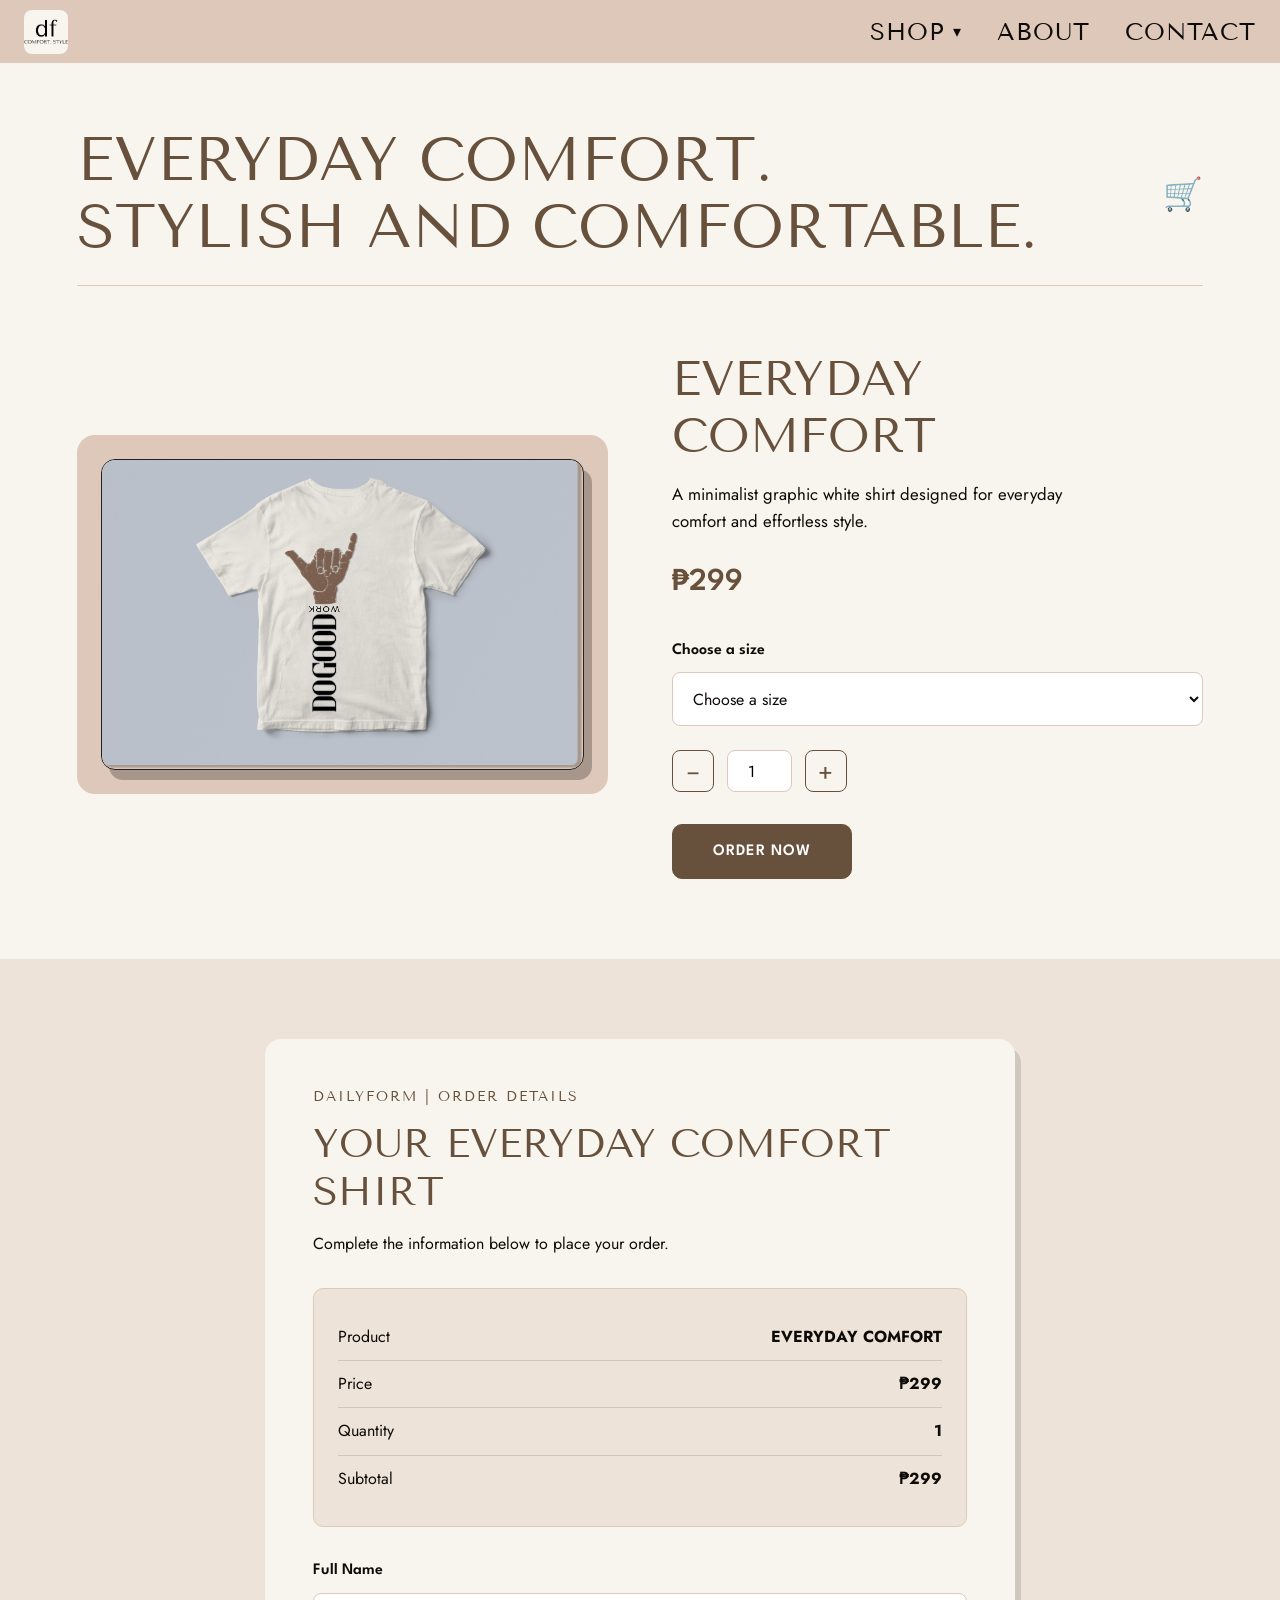
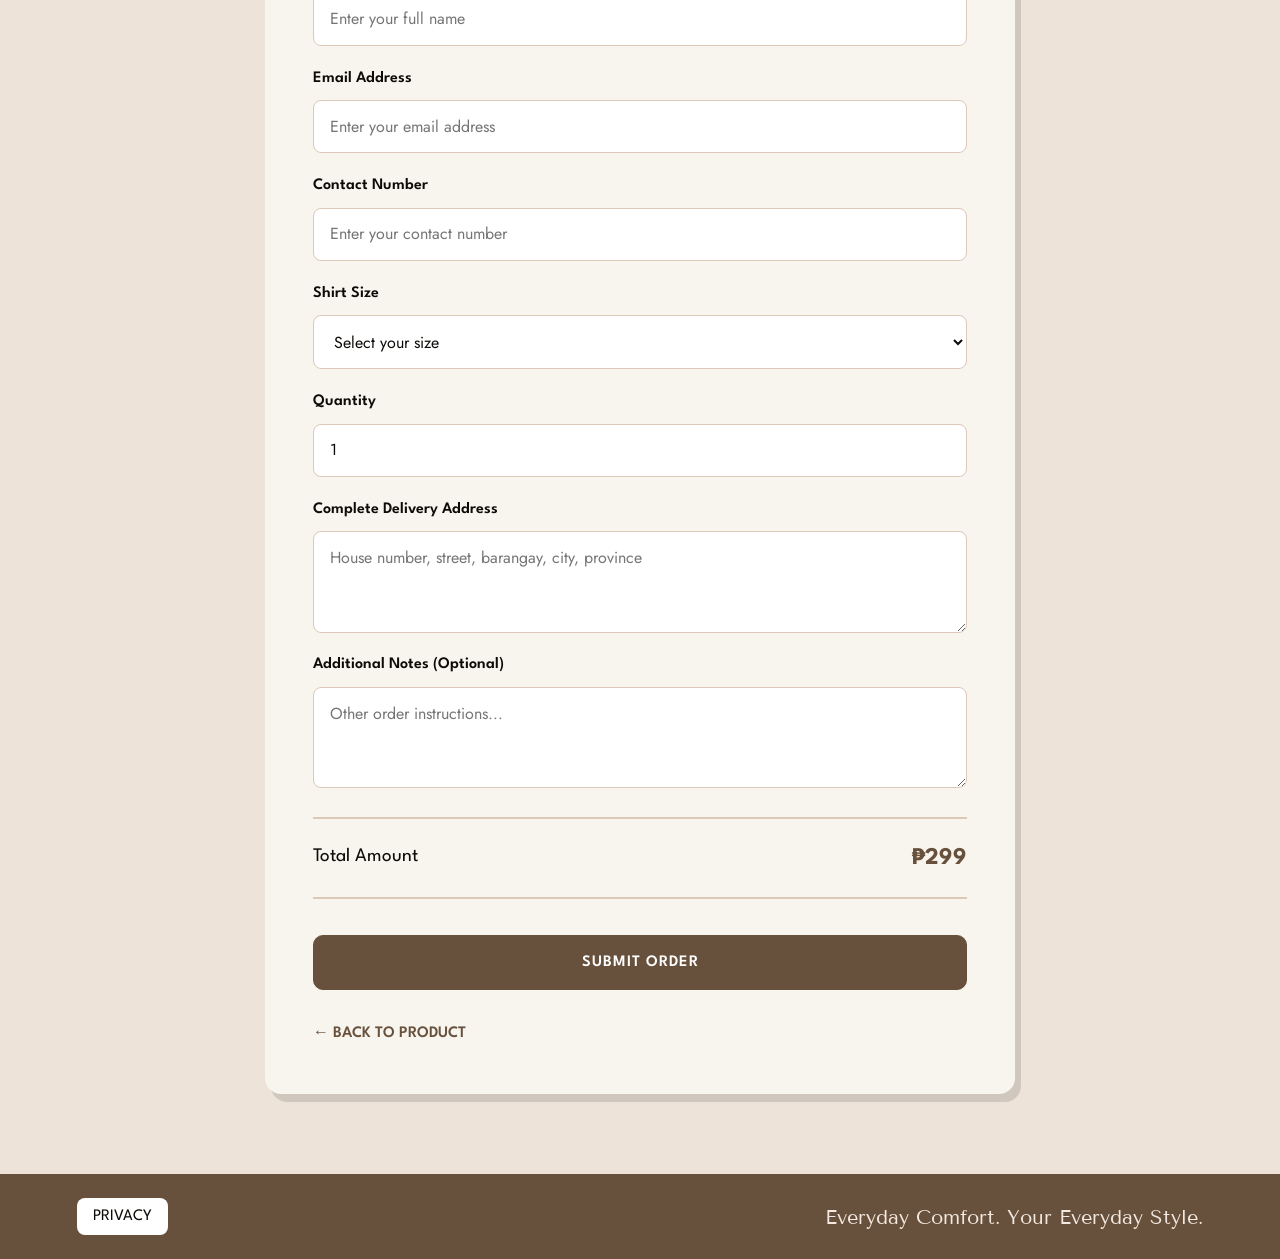
<file: dailyform/productpage3.html>
<!DOCTYPE html>
<html lang="en">

<head>
  <meta charset="UTF-8">
  <meta name="viewport" content="width=device-width, initial-scale=1.0">

  <title>DAILYFORM | Everyday Comfort</title>

  <!-- Google Fonts -->
  <link rel="preconnect" href="https://fonts.googleapis.com">
  <link rel="preconnect" href="https://fonts.gstatic.com" crossorigin>

  <link href="https://fonts.googleapis.com/css2?family=Jost:wght@300;400;500;600;700&family=League+Spartan:wght@300;400;500;600;700&family=Tenor+Sans&display=swap" rel="stylesheet">

  <link href="https://cdn.jsdelivr.net/npm/bootstrap@5.3.3/dist/css/bootstrap.min.css" rel="stylesheet">

  <!-- EMBEDDED CSS -->
  <style>

    /* =====================================
       ORIGINAL DAILYFORM CSS
    ===================================== */

    :root {
      --df-nav-bg: #DDC8BA;
      --df-page-bg: #F8F5EE;
      --df-brown: #68513C;
      --df-text: #0D0A07;
      --df-btn-bg: #F8F5EE;
    }

    * {
      box-sizing: border-box;
    }

    html {
      scroll-behavior: smooth;
    }

    body {
      margin: 0;
      background-color: var(--df-page-bg);
      font-family: "Jost", sans-serif;
      color: var(--df-text);
    }

    a {
      text-decoration: none;
      color: inherit;
    }

    button, input, select, textarea {
      font: inherit;
    }

   /* HEADER */
.df-header {
    width: 100%;
    height: 63px;
    background-color: #DDC8BA;
    padding: 0 24px;
    display: flex;
    justify-content: space-between;
    align-items: center;
    position: relative;
    z-index: 1000;
}

/* LOGO */
.df-header-logo {
    display: flex;
    align-items: center;
}

.df-header-logo img {
    width: 44px;
    height: 44px;
    object-fit: contain;
    border-radius: 8px;
}

/* NAVIGATION */
.df-header-nav {
    display: flex;
    align-items: center;
    gap: 35px;
    height: 100%;
}

.df-header-link {
    display: inline-flex;
    align-items: center;
    gap: 8px;
    font-family: "Tenor Sans", sans-serif;
    font-size: 24px;
    letter-spacing: 1px;
    color: #0D0A07;
    text-decoration: none;
    text-transform: uppercase;
    white-space: nowrap;
    transition: color 0.2s;
}

.df-header-link:hover {
    color: #68513C;
}

/* SHOP DROPDOWN */
.df-dropdown {
    position: relative;
    height: 100%;
    display: flex;
    align-items: center;
}

.arrow {
    font-size: 16px;
}

.df-dropdown-menu {
    display: none;
    position: absolute;
    top: 100%;
    right: 0;
    min-width: 192px;
    background-color: #FFFFFF;
    border: 1px solid #ccc;
    border-radius: 6px;
    padding: 6px 0;
    box-shadow: 0 3px 8px rgba(0, 0, 0, 0.12);
    z-index: 1001;
}

.df-dropdown-menu a {
    display: block;
    padding: 9px 16px;
    font-family: "Jost", sans-serif;
    font-size: 15px;
    color: #0D0A07;
    text-decoration: none;
    white-space: nowrap;
}

.df-dropdown-menu a:hover {
    background-color: #F8F5EE;
}

/* SHOW DROPDOWN ON HOVER OR KEYBOARD FOCUS */
.df-dropdown:hover .df-dropdown-menu,
.df-dropdown:focus-within .df-dropdown-menu {
    display: block;
}

/* RESPONSIVE */
@media (max-width: 576px) {
    .df-header {
        padding: 0 12px;
    }

    .df-header-logo img {
        width: 38px;
        height: 38px;
    }

    .df-header-nav {
        gap: 15px;
    }

    .df-header-link {
        font-size: 14px;
        gap: 4px;
    }

    .df-dropdown-menu {
        min-width: 170px;
    }
}
    /* ----- Hero text ----- */

    .df-brand {
      font-family: "Tenor Sans", sans-serif;
      font-weight: 400;
      font-size: clamp(3.5rem, 9vw, 6.5rem);
      color: var(--df-brown);
      line-height: 1;
      margin-bottom: 1.25rem;
    }

    .df-tagline {
      font-family: "League Spartan", sans-serif;
      font-size: clamp(1.25rem, 3vw, 1.75rem);
      font-weight: 500;
      text-transform: uppercase;
      line-height: 1.15;
      max-width: 420px;
      margin: 0 auto;
    }

    @media (min-width: 992px) {
      .df-tagline {
        margin: 0;
      }
    }

    /* ----- Hero image ----- */

    .df-hero-img {
      max-width: 420px;
      width: 100%;
      border: 1px solid #222;
      border-radius: 18px;
      box-shadow: 8px 10px 0 rgba(0, 0, 0, 0.25);
    }

    /* ----- Sign Up button ----- */

    .df-btn-signup {
      background-color: var(--df-btn-bg);
      border: 1px solid #333;
      border-radius: 10px;
      padding: 0.35rem 2.5rem;
      font-weight: 600;
      text-transform: uppercase;
      box-shadow: 3px 4px 0 rgba(0, 0, 0, 0.3);
    }

    .df-btn-signup:hover {
      background-color: var(--df-brown);
      color: #fff;
    }


    /* =====================================
       PRODUCT PAGE STYLES
    ===================================== */

    .df-product-page {
      max-width: 1300px;
      margin: auto;
      padding: 4rem 6%;
    }

    .df-page-heading {
      display: flex;
      justify-content: space-between;
      align-items: center;
      gap: 1rem;
      margin-bottom: 3rem;
      padding-bottom: 1.5rem;
      border-bottom: 1px solid var(--df-nav-bg);
    }

    .df-page-heading h1 {
      font-family: "Tenor Sans", sans-serif;
      font-size: clamp(2rem, 5vw, 3.8rem);
      font-weight: 400;
      line-height: 1.1;
      color: var(--df-brown);
      margin: 0;
    }

    .df-cart {
      font-size: 2rem;
      transition: transform 0.2s;
    }

    .df-cart:hover {
      transform: scale(1.1);
    }

    .df-product-container {
      display: grid;
      grid-template-columns: 1fr 1fr;
      align-items: center;
      gap: 4rem;
    }

    .df-product-image-container {
      display: flex;
      justify-content: center;
      align-items: center;
      background-color: var(--df-nav-bg);
      padding: 1.5rem;
      border-radius: 18px;
    }

    .df-product-image {
      display: block;
      width: 100%;
      max-width: 550px;
      height: auto;
      object-fit: contain;
      border: 1px solid #222;
      border-radius: 14px;
      box-shadow: 8px 10px 0 rgba(0, 0, 0, 0.25);
    }

    .df-product-details {
      padding: 1rem 0;
    }

    .df-product-name {
      font-family: "Tenor Sans", sans-serif;
      font-size: clamp(2rem, 4vw, 3rem);
      font-weight: 400;
      color: var(--df-brown);
      margin: 0 0 1rem;
    }

    .df-product-description {
      font-size: 1.05rem;
      line-height: 1.6;
      max-width: 420px;
      margin-bottom: 1.5rem;
    }

    .df-product-price {
      font-family: "League Spartan", sans-serif;
      font-size: 2rem;
      font-weight: 600;
      color: var(--df-brown);
      margin-bottom: 2rem;
    }

    .df-size-container {
      display: flex;
      flex-direction: column;
      gap: 0.6rem;
      margin-bottom: 1.5rem;
    }

    .df-size-container label,
    .df-form-group label {
      font-family: "League Spartan", sans-serif;
      font-weight: 600;
    }

    .df-size-container select,
    .df-form-group select {
      width: 100%;
      padding: 0.85rem 1rem;
      background: #fff;
      border: 1px solid var(--df-nav-bg);
      border-radius: 8px;
      color: var(--df-text);
    }

    .df-quantity-container {
      display: flex;
      align-items: center;
      gap: 0.8rem;
      margin-bottom: 2rem;
    }

    .df-quantity-btn {
      width: 42px;
      height: 42px;
      border: 1px solid var(--df-brown);
      border-radius: 8px;
      background: var(--df-btn-bg);
      color: var(--df-brown);
      font-size: 1.5rem;
      cursor: pointer;
      transition: 0.2s;
    }

    .df-quantity-btn:hover {
      background: var(--df-brown);
      color: #fff;
    }

    .df-quantity-container input {
      width: 65px;
      height: 42px;
      text-align: center;
      border: 1px solid var(--df-nav-bg);
      border-radius: 8px;
      background: #fff;
    }


    /* =====================================
       ORDER BUTTONS
    ===================================== */

    .df-btn-order {
      display: inline-block;
      text-align: center;
      background: var(--df-brown);
      color: #fff;
      border: 1px solid var(--df-brown);
      border-radius: 10px;
      padding: 0.9rem 2.5rem;
      font-family: "League Spartan", sans-serif;
      font-weight: 600;
      letter-spacing: 1px;
      text-transform: uppercase;
      cursor: pointer;
      transition: 0.2s;
    }

    .df-btn-order:hover {
      background: var(--df-btn-bg);
      color: var(--df-brown);
    }

    .df-submit-order {
      width: 100%;
      margin-top: 1rem;
    }


    /* =====================================
       ORDER SECTION
    ===================================== */

    .df-order-section {
      background-color: #EDE3D9;
      padding: 5rem 6%;
    }

    .df-order-container {
      max-width: 750px;
      margin: auto;
      background-color: var(--df-page-bg);
      padding: 3rem;
      border-radius: 16px;
      box-shadow: 6px 8px 0 rgba(0, 0, 0, 0.12);
    }

    .df-eyebrow {
      font-family: "Tenor Sans", sans-serif;
      font-size: 0.85rem;
      letter-spacing: 2px;
      color: var(--df-brown);
      margin-bottom: 0.8rem;
    }

    .df-order-container h2 {
      font-family: "Tenor Sans", sans-serif;
      font-size: clamp(1.7rem, 4vw, 2.5rem);
      font-weight: 400;
      color: var(--df-brown);
      margin: 0 0 1rem;
    }

    .df-order-description {
      line-height: 1.5;
      margin-bottom: 2rem;
    }

    .df-order-summary {
      background-color: #EDE3D9;
      border: 1px solid var(--df-nav-bg);
      border-radius: 10px;
      padding: 1.5rem;
      margin-bottom: 2rem;
    }

    .df-summary-row {
      display: flex;
      justify-content: space-between;
      gap: 1rem;
      padding: 0.7rem 0;
      border-bottom: 1px solid rgba(104, 81, 60, 0.2);
    }

    .df-summary-row:last-child {
      border-bottom: none;
    }

    .df-summary-row strong {
      text-align: right;
    }

    .df-order-form {
      display: flex;
      flex-direction: column;
      gap: 1.3rem;
    }

    .df-form-group {
      display: flex;
      flex-direction: column;
      gap: 0.6rem;
    }

    .df-form-group input,
    .df-form-group select,
    .df-form-group textarea {
      width: 100%;
      padding: 0.85rem 1rem;
      border: 1px solid var(--df-nav-bg);
      border-radius: 8px;
      background-color: #fff;
      color: var(--df-text);
      outline: none;
    }

    .df-form-group input:focus,
    .df-form-group select:focus,
    .df-form-group textarea:focus {
      border-color: var(--df-brown);
    }

    .df-form-group textarea {
      resize: vertical;
      min-height: 90px;
    }

    .df-final-total {
      display: flex;
      justify-content: space-between;
      align-items: center;
      gap: 1rem;
      padding: 1.3rem 0;
      margin-top: 0.5rem;
      border-top: 2px solid var(--df-nav-bg);
      border-bottom: 2px solid var(--df-nav-bg);
      font-family: "League Spartan", sans-serif;
      font-size: 1.2rem;
    }

    .df-final-total strong {
      font-size: 1.5rem;
      color: var(--df-brown);
    }

    .df-back-link {
      display: inline-block;
      margin-top: 2rem;
      font-family: "League Spartan", sans-serif;
      font-weight: 600;
      color: var(--df-brown);
    }

    .df-back-link:hover {
      opacity: 0.65;
    }


    /* =====================================
       FOOTER
    ===================================== */

    .df-footer {
      background-color: var(--df-brown);
      color: #f3e9e0;
      padding: 1.5rem 6%;
    }

    .df-footer-container {
      max-width: 1300px;
      margin: auto;
      display: flex;
      justify-content: space-between;
      align-items: center;
      gap: 1rem;
    }

    .df-btn-privacy {
      background-color: #fff;
      color: var(--df-text);
      border-radius: 8px;
      font-family: "League Spartan", serif;
      text-transform: uppercase;
      padding: 0.4rem 1rem;
      transition: 0.2s;
    }

    .df-btn-privacy:hover {
      background-color: var(--df-nav-bg);
    }

    .df-footer-text,
    .df-footer-container p {
      font-family: "Tenor Sans", sans-serif;
      font-size: 1.25rem;
      margin: 0;
    }


    /* =====================================
       PRIVACY POLICY PAGE STYLES
    ===================================== */

    .privacy-container {
      max-width: 1100px;
    }

    .privacy-intro {
      border-bottom: 2px solid var(--df-nav-bg);
      padding-bottom: 1rem;
    }

    .privacy-eyebrow {
      font-family: "Tenor Sans", sans-serif;
      font-size: 0.85rem;
      color: var(--df-brown);
      letter-spacing: 1px;
    }

    .privacy-title {
      font-family: "Tenor Sans", sans-serif;
      font-size: 2rem;
      color: var(--df-brown);
    }

    .privacy-date {
      font-family: "Tenor Sans", sans-serif;
      font-size: 0.85rem;
      color: var(--df-text);
    }

    .privacy-description {
      font-family: "Tenor Sans", sans-serif;
      font-size: 1rem;
      line-height: 1.5;
      color: var(--df-text);
    }

    .privacy-section {
      margin-bottom: 1.3rem;
    }

    .privacy-section h2 {
      font-family: "Tenor Sans", sans-serif;
      font-size: 1.1rem;
      letter-spacing: 0.5px;
      color: var(--df-brown);
      margin-bottom: 0.2rem;
    }

    .privacy-section p {
      font-family: "Tenor Sans", sans-serif;
      font-size: 0.95rem;
      line-height: 1.4;
      color: var(--df-text);
      margin-bottom: 0;
    }


    /* =====================================
       RESPONSIVE ADJUSTMENTS
    ===================================== */

    @media (max-width: 768px) {

      .df-navbar {
        padding: 1rem 5%;
      }

      .df-nav-links {
        gap: 1rem;
      }

      .df-nav-links a {
        font-size: 0.85rem;
      }

      .df-product-page {
        padding: 3rem 5%;
      }

      .df-product-container {
        grid-template-columns: 1fr;
        gap: 2.5rem;
      }

      .df-order-section {
        padding: 3rem 5%;
      }

      .df-order-container {
        padding: 2rem;
      }

      .df-footer-container {
        flex-direction: column;
        text-align: center;
      }
    }

    @media (max-width: 576px) {

      .df-logo-main {
        font-size: 2rem;
      }

      .df-logo-sub {
        font-size: 0.5rem;
      }

      .df-nav-links {
        gap: 0.7rem;
      }

      .df-nav-links a {
        font-size: 0.7rem;
        letter-spacing: 0.5px;
      }

      .df-page-heading {
        align-items: flex-start;
        margin-bottom: 2rem;
      }

      .df-page-heading h1 {
        font-size: 1.8rem;
      }

      .df-cart {
        font-size: 1.5rem;
      }

      .df-product-image-container {
        padding: 1rem;
      }

      .df-order-container {
        padding: 1.3rem;
      }

      .df-summary-row {
        font-size: 0.9rem;
      }

      .df-final-total {
        font-size: 1rem;
      }

      .df-final-total strong {
        font-size: 1.25rem;
      }

      .privacy-title {
        font-size: 1.7rem;
      }

      .privacy-section h2 {
        font-size: 1rem;
      }

      .privacy-section p {
        font-size: 0.95rem;
      }
    }

  </style>
</head>

<body>

<!-- HEADER -->
<header class="df-header">

    <!-- LOGO -->
    <a href="index.html" class="df-header-logo">
        <img src="images/logodf.png" alt="Dailyform">
    </a>

    <!-- NAVIGATION -->
    <nav class="df-header-nav" aria-label="Main navigation">

        <!-- SHOP DROPDOWN -->
        <div class="df-dropdown">
            <a href="#" class="df-header-link">
                SHOP <span class="arrow">▾</span>
            </a>

            <div class="df-dropdown-menu">
                <a href="productpage.html">Do Good Work Tee</a>
                <a href="productpage2.html">Don't Be Late Tee</a>
                <a href="productpage3.html">Everyday Comfort Tee</a>
            </div>
        </div>

        <!-- ABOUT -->
        <a href="about.html" class="df-header-link">ABOUT</a>

        <!-- CONTACT -->
        <a href="contact.html" class="df-header-link">CONTACT</a>

    </nav>
</header>


  <!-- =====================================
       PRODUCT PAGE
  ====================================== -->

  <main>

    <section class="df-product-page" id="shop">

      <div class="df-page-heading">

        <h1>
          EVERYDAY COMFORT.<br>
          STYLISH AND COMFORTABLE.
        </h1>

        <a href="#order" class="df-cart" aria-label="Go to your order">
          🛒
        </a>

      </div>


      <div class="df-product-container">


        <!-- PRODUCT IMAGE -->

        <div class="df-product-image-container">

          <img
            src="images/flattee-3inwhite.png"
            alt="DAILYFORM Everyday Comfort graphic white shirt"
            class="df-product-image">

        </div>


        <!-- PRODUCT DETAILS -->

        <div class="df-product-details">

          <h2 class="df-product-name">
            EVERYDAY COMFORT
          </h2>

          <p class="df-product-description">
            A minimalist graphic white shirt designed
            for everyday comfort and effortless style.
          </p>

          <p class="df-product-price">
            ₱299
          </p>


          <!-- SIZE SELECTION -->

          <div class="df-size-container">

            <label for="shirt-size">Choose a size</label>

            <select id="shirt-size" name="size" required>

              <option value="" disabled selected>
                Choose a size
              </option>

              <option value="Small">Small</option>
              <option value="Medium">Medium</option>
              <option value="Large">Large</option>
              <option value="XL">Extra Large</option>

            </select>

          </div>


          <!-- QUANTITY SELECTION -->

          <div class="df-quantity-container">

            <button
              type="button"
              class="df-quantity-btn"
              onclick="changeQuantity(-1)"
              aria-label="Decrease quantity">
              −
            </button>

            <input
              type="number"
              id="quantity"
              name="quantity"
              value="1"
              min="1"
              max="99"
              aria-label="Quantity">

            <button
              type="button"
              class="df-quantity-btn"
              onclick="changeQuantity(1)"
              aria-label="Increase quantity">
              +
            </button>

          </div>


          <!-- ORDER NOW -->

          <a href="#order" class="df-btn-order" id="order-now">
            ORDER NOW
          </a>

        </div>

      </div>

    </section>


    <!-- =====================================
         ORDER FORM
    ===================================== -->

    <section class="df-order-section" id="order">

      <div class="df-order-container">

        <p class="df-eyebrow">
          DAILYFORM | ORDER DETAILS
        </p>

        <h2>YOUR EVERYDAY COMFORT SHIRT</h2>

        <p class="df-order-description">
          Complete the information below to place your order.
        </p>


        <!-- ORDER SUMMARY -->

        <div class="df-order-summary">

          <div class="df-summary-row">
            <span>Product</span>
            <strong>EVERYDAY COMFORT</strong>
          </div>

          <div class="df-summary-row">
            <span>Price</span>
            <strong>₱299</strong>
          </div>

          <div class="df-summary-row">
            <span>Quantity</span>
            <strong id="summary-quantity">1</strong>
          </div>

          <div class="df-summary-row">
            <span>Subtotal</span>
            <strong id="summary-total">₱299</strong>
          </div>

        </div>


        <!-- CUSTOMER FORM -->

        <form class="df-order-form" id="order-form">


          <!-- FULL NAME -->

          <div class="df-form-group">

            <label for="customer-name">Full Name</label>

            <input
              type="text"
              id="customer-name"
              name="Full Name"
              placeholder="Enter your full name"
              required>

          </div>


          <!-- EMAIL -->

          <div class="df-form-group">

            <label for="customer-email">Email Address</label>

            <input
              type="email"
              id="customer-email"
              name="Email Address"
              placeholder="Enter your email address"
              required>

          </div>


          <!-- CONTACT NUMBER -->

          <div class="df-form-group">

            <label for="customer-phone">Contact Number</label>

            <input
              type="tel"
              id="customer-phone"
              name="Contact Number"
              placeholder="Enter your contact number"
              required>

          </div>


          <!-- SHIRT SIZE -->

          <div class="df-form-group">

            <label for="order-size">Shirt Size</label>

            <select id="order-size" name="Shirt Size" required>

              <option value="" disabled selected>
                Select your size
              </option>

              <option value="Small">Small</option>
              <option value="Medium">Medium</option>
              <option value="Large">Large</option>
              <option value="XL">Extra Large</option>

            </select>

          </div>


          <!-- QUANTITY -->

          <div class="df-form-group">

            <label for="order-quantity">Quantity</label>

            <input
              type="number"
              id="order-quantity"
              name="Quantity"
              value="1"
              min="1"
              max="99"
              required>

          </div>


          <!-- DELIVERY ADDRESS -->

          <div class="df-form-group">

            <label for="delivery-address">
              Complete Delivery Address
            </label>

            <textarea
              id="delivery-address"
              name="Delivery Address"
              placeholder="House number, street, barangay, city, province"
              rows="3"
              required></textarea>

          </div>


          <!-- ADDITIONAL NOTES -->

          <div class="df-form-group">

            <label for="order-notes">
              Additional Notes (Optional)
            </label>

            <textarea
              id="order-notes"
              name="Additional Notes"
              placeholder="Other order instructions..."
              rows="3"></textarea>

          </div>


          <!-- TOTAL AMOUNT -->

          <input
            type="hidden"
            id="submitted-total"
            name="Total Amount"
            value="₱299">


          <div class="df-final-total">

            <span>Total Amount</span>

            <strong id="final-total">₱299</strong>

          </div>


          <!-- SUBMIT ORDER -->

          <button type="submit" class="df-btn-order df-submit-order">
            SUBMIT ORDER
          </button>

        </form>


        <a href="#shop" class="df-back-link">
          ← BACK TO PRODUCT
        </a>

      </div>

    </section>

  </main>


  <!-- =====================================
       FOOTER
  ===================================== -->

  <footer class="df-footer">

    <div class="df-footer-container">

      <a href="privacy.html" class="df-btn-privacy">
        PRIVACY
      </a>

      <p class="df-footer-text">
        Everyday Comfort. Your Everyday Style.
      </p>

    </div>

  </footer>


  <!-- =====================================
       JAVASCRIPT
  ===================================== -->

  <script>

    // PRODUCT DETAILS

    const productPrice = 299;
    const productName = "EVERYDAY COMFORT";
    const recipient = "orders@examplewebsite142.com";


    // GET HTML ELEMENTS

    const quantityInput = document.getElementById("quantity");
    const orderQuantity = document.getElementById("order-quantity");

    const shirtSize = document.getElementById("shirt-size");
    const orderSize = document.getElementById("order-size");


    // UPDATE QUANTITY AND TOTAL

    function updateOrderSummary() {

      let quantity = parseInt(quantityInput.value) || 1;

      quantity = Math.max(1, Math.min(99, quantity));

      quantityInput.value = quantity;
      orderQuantity.value = quantity;

      const total = productPrice * quantity;

      document.getElementById("summary-quantity").textContent =
        quantity;

      document.getElementById("summary-total").textContent =
        "₱" + total.toLocaleString("en-PH");

      document.getElementById("final-total").textContent =
        "₱" + total.toLocaleString("en-PH");

      document.getElementById("submitted-total").value =
        "₱" + total.toLocaleString("en-PH");

    }


    // CHANGE QUANTITY

    function changeQuantity(amount) {

      let quantity = parseInt(quantityInput.value) || 1;

      quantity += amount;

      quantity = Math.max(1, Math.min(99, quantity));

      quantityInput.value = quantity;

      updateOrderSummary();

    }


    // MANUAL QUANTITY INPUT

    quantityInput.addEventListener("change", updateOrderSummary);


    // SYNCHRONIZE ORDER QUANTITY

    orderQuantity.addEventListener("input", function() {

      let quantity = parseInt(this.value) || 1;

      quantity = Math.max(1, Math.min(99, quantity));

      quantityInput.value = quantity;
      orderQuantity.value = quantity;

      updateOrderSummary();

    });


    // SYNCHRONIZE SHIRT SIZE

    shirtSize.addEventListener("change", function() {
      orderSize.value = this.value;
    });

    orderSize.addEventListener("change", function() {
      shirtSize.value = this.value;
    });


    // INITIALIZE ORDER SUMMARY

    updateOrderSummary();


    // VALIDATE SIZE BEFORE ORDERING

    document.getElementById("order-now").addEventListener("click", function(event) {

      if (!shirtSize.value) {

        event.preventDefault();

        alert("Please choose your shirt size before proceeding.");

        shirtSize.focus();

        return;

      }

      orderSize.value = shirtSize.value;

      updateOrderSummary();

    });


    // VALIDATE AND OPEN EMAIL APPLICATION

    document.getElementById("order-form").addEventListener("submit", function(event) {

      event.preventDefault();

      if (!orderSize.value) {

        alert("Please select your shirt size.");

        orderSize.focus();

        return;

      }

      updateOrderSummary();

      const customerName = document.getElementById("customer-name").value.trim();
      const customerEmail = document.getElementById("customer-email").value.trim();
      const customerPhone = document.getElementById("customer-phone").value.trim();
      const deliveryAddress = document.getElementById("delivery-address").value.trim();
      const additionalNotes = document.getElementById("order-notes").value.trim();

      const size = orderSize.value;
      const quantity = parseInt(orderQuantity.value) || 1;
      const total = productPrice * quantity;

      const subject = "DAILYFORM - " + productName + " ORDER";

      const body =
        "Hello DAILYFORM!\n\n" +
        "I would like to place an order.\n\n" +
        "CUSTOMER INFORMATION\n" +
        "Full Name: " + customerName + "\n" +
        "Email Address: " + customerEmail + "\n" +
        "Contact Number: " + customerPhone + "\n" +
        "Delivery Address: " + deliveryAddress + "\n\n" +
        "ORDER DETAILS\n" +
        "Product: " + productName + "\n" +
        "Price per shirt: ₱" + productPrice + "\n" +
        "Shirt Size: " + size + "\n" +
        "Quantity: " + quantity + "\n" +
        "Total Amount: ₱" + total.toLocaleString("en-PH") + "\n\n" +
        "ADDITIONAL NOTES\n" +
        (additionalNotes || "None") + "\n\n" +
        "Thank you!";

      const mailtoLink =
        "mailto:" + recipient +
        "?subject=" + encodeURIComponent(subject) +
        "&body=" + encodeURIComponent(body);

      window.location.href = mailtoLink;

    });

  </script>

  <script src="https://cdn.jsdelivr.net/npm/bootstrap@5.3.3/dist/js/bootstrap.bundle.min.js"></script>

</body>
</html>
</file>
<file: dailyform/css/style.css>
:root {
  --df-nav-bg: #DDC8BA;
  --df-page-bg: #F8F5EE;
  --df-brown: #68513C;
  --df-text: #0D0A07;
  --df-btn-bg: #F8F5EE;
}

body {
  background-color: var(--df-page-bg);
  font-family: "Jost", sans-serif;
  color: var(--df-text);
}

/* ----- Navbar ----- */
.df-navbar {
  background-color: var(--df-nav-bg);
}

.df-logo {
  height: 44px;
  width: auto;
  border-radius: 8px;
}

.df-nav-link {
  font-family: "Tenor Sans", sans-serif;
  font-size: 1.6rem;
  letter-spacing: 1px;
  text-transform: uppercase;
  color: var(--df-text);
}

.df-nav-link:hover,
.df-nav-link:focus {
  color: var(--df-brown);
}

/* ----- Hero text ----- */
.df-brand {
  font-family: "Tenor Sans", sans-serif;
  font-weight: 400;
  font-size: clamp(3.5rem, 9vw, 6.5rem);
  color: var(--df-brown);
  line-height: 1;
  margin-bottom: 1.25rem;
}

.df-tagline {
  font-family: "League Spartan";
  font-size: clamp(1.25rem, 3vw, 1.75rem);
  font-weight: 500;
  text-transform: uppercase;
  line-height: 1.15;
  max-width: 420px;
  margin: 0 auto;
}

@media (min-width: 992px) {
  .df-tagline { margin: 0; }
}

/* ----- Hero image ----- */
.df-hero-img {
  max-width: 420px;
  width: 100%;
  border: 1px solid #222;
  border-radius: 18px;
  box-shadow: 8px 10px 0 rgba(0, 0, 0, 0.25);
}

/* ----- Sign Up button ----- */
.df-btn-signup {
  background-color: var(--df-btn-bg);
  border: 1px solid #333;
  border-radius: 10px;
  padding: 0.35rem 2.5rem;
  font-weight: 600;
  text-transform: uppercase;
  box-shadow: 3px 4px 0 rgba(0, 0, 0, 0.3);
}

.df-btn-signup:hover {
  background-color: var(--df-brown);
  color: #fff;
}

/* ----- Footer ----- */
.df-footer {
  background-color: var(--df-brown);
  color: #f3e9e0;
}

.df-btn-privacy {
  background-color: #fff;
  color: var(--df-text);
  border-radius: 8px;
  font-family: "League Spartan", serif;
  text-transform: uppercase;
  padding: 0.4rem 1rem;
}

.df-btn-privacy:hover {
  background-color: var(--df-nav-bg);
}

.df-footer-text {
  font-family: "Tenor Sans", sans-serif;
  font-size: 1.25rem;
}

/* ----- PRIVACY POLICY PAGE -----*/

.privacy-container {
  max-width: 1100px;
}

.privacy-intro {
  border-bottom: 2px solid var(--df-nav-bg);
  padding-bottom: 1rem;
}

.privacy-eyebrow {
  font-family: "Tenor Sans", sans-serif;
  font-size: 0.85rem;
  color: var(--df-brown);
  letter-spacing: 1px;
}

.privacy-title {
  font-family:"Tenor Sans", sans-serif;
  font-size: 2rem;
  color: var(--df-brown);
}

.privacy-date {
  font-family: "Tenor Sans", sans-serif;
  font-size: 0.85rem;
  color: var(--df-text);
}

.privacy-description {
  font-family: "Tenor Sans", sans-serif;
  font-size: 1rem;
  line-height: 1.5;
  color: var(--df-text);
}

.privacy-section {
  margin-bottom: 1.3rem;
}

.privacy-section h2 {
  font-family: "Tenor Sans", sans-serif;
  font-size: 1.1rem;
  letter-spacing: 0.5px;
  color: var(--df-brown);
  margin-bottom: 0.2rem;
}

.privacy-section p {
  font-family: "Tenor Sans", sans-serif;
  font-size: 0.95rem;
  line-height: 1.4;
  color: var(--df-text);
  margin-bottom: 0;
}

/*Responsive adjustments */
@media (max-width: 576px) {
  .privacy-title {
    font-size: 1.7rem;
  }

  .privacy-section h2 {
    font-size: 1rem;
  }

  .privacy-section p {
    font-size: 0.95rem;
  }
}
</file>
